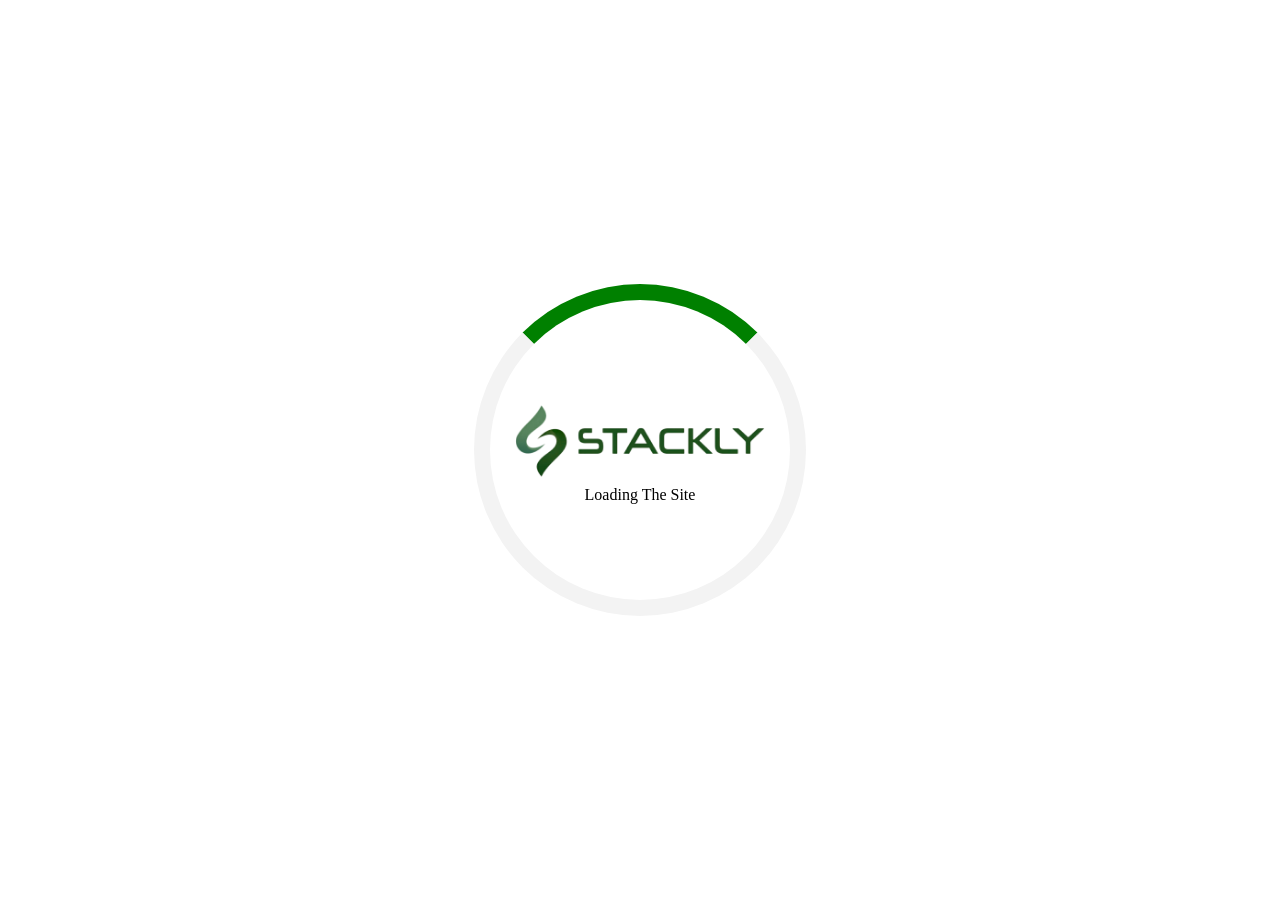
<file: index.html>
<!DOCTYPE html>
<html lang="en">
<head>
    <meta charset="UTF-8">
    <meta name="viewport" content="width=device-width, initial-scale=1.0">
    <title>Loading Stackly</title>
</head>
<style>
    *{
        padding: 0;
        margin: 0;
    }
    html,body{
        display: flex;
        justify-content: center;
        align-items: center;
        height: 100vh;
        overflow-x: hidden;
    }
    .container{
        display: flex;
        flex-direction: column;
        justify-content: center;
        align-items: center;
        position: relative;
    }
    .logo{
        width: 250px;
        height: 90px;
    }
    .logo img{
        width: 100%;
        height: 100%;
        object-fit: cover;

    }
   .loader {
    position: absolute;
    width: 300px;
    height: 300px;
    border: 16px solid #f3f3f3;
    border-top: 16px solid green;
    border-radius: 50%;
    animation: spin 2s linear infinite;
}
    @-webkit-keyframes spin{
        0%{
            transform: rotate(0deg);
        }
        100%{
            transform: rotate(360deg);
        }
    }
    @keyframes spin {
  0% { transform: rotate(0deg); }
  100% { transform: rotate(360deg); }
}
@media (max-width:400px) {
    .logo{
        width: 180px;
        height: 70px;
    }
    .container p{
        font-size: 10px;
    }
    .loader {
    width: 200px;
    height: 200px; 
}
}
</style>
<body>
    <div class="container">
        <div class="logo">
            <img src="./src/logo/Untitled design (7)-compressed.webp" alt="">
        </div>
        <p>Loading The Site</p>
    </div>
    <div class="loader">
    </div>
    <script>
       setTimeout(()=>{
        window.location.href="home.html"
       },3000)
    </script>
</body>
</html>
</file>
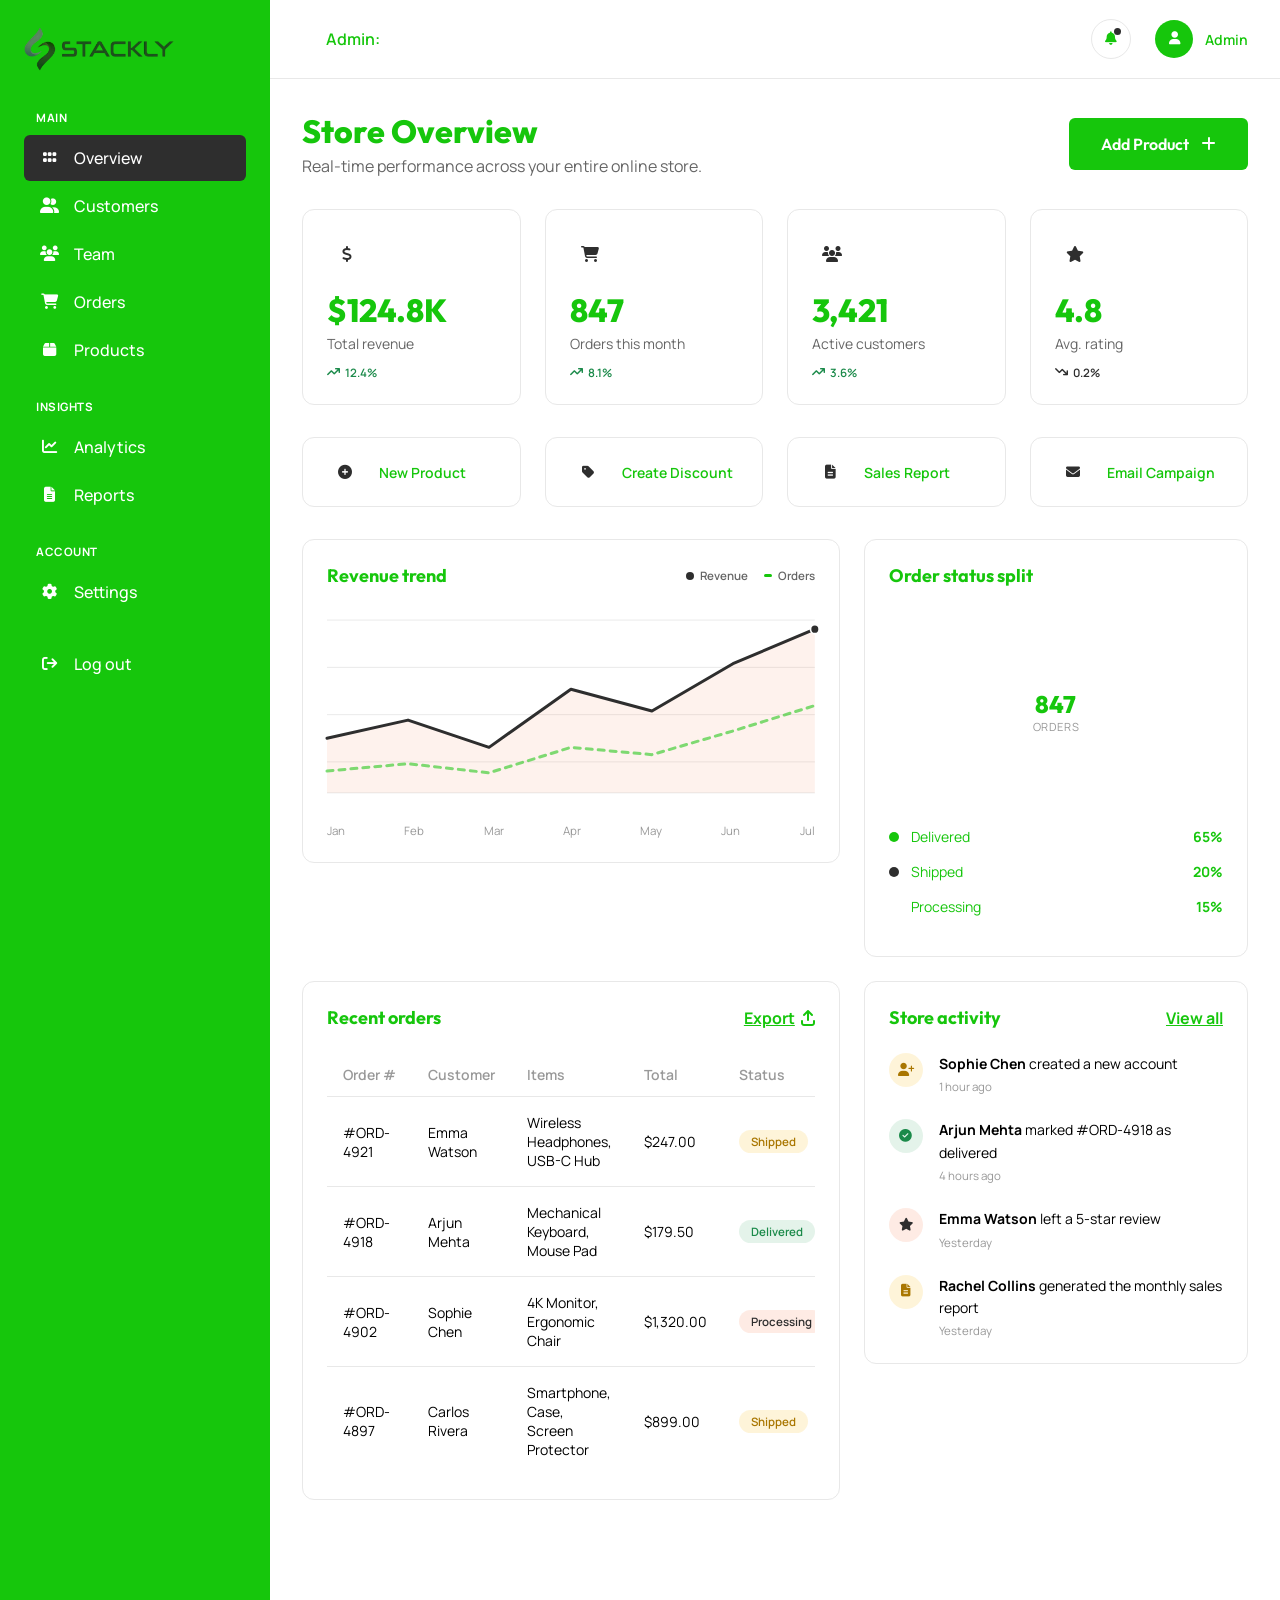
<file: admin.html>
<!DOCTYPE html>
<html lang="en">
<head>
    <meta charset="UTF-8" />
    <meta name="viewport" content="width=device-width, initial-scale=1.0" />
    <link rel="stylesheet" href="https://cdnjs.cloudflare.com/ajax/libs/font-awesome/6.7.2/css/all.min.css" />
    <link href="https://fonts.googleapis.com/css2?family=Outfit:wght@300;400;500;600;700;800&family=Manrope:wght@400;500;600;700;800&display=swap" rel="stylesheet" />
    <link rel="stylesheet" href="./admin.css" />
    <link rel="stylesheet" href="./dashboard2.css">
    <title>Admin Dashboard — ShopStack</title>
</head>
<body class="dashboard-body">

    <div class="dash-shell">

        <!-- ============ SIDEBAR ============ -->
        <aside class="sidebar" id="sidebar">
            <div class="sidebar-top">
                <a href="./home.html" class="sidebar-logo">
                    <img src="./src/logo/Untitled design (7)-compressed.webp" alt="ShopStack logo" />
                </a>
                <button class="sidebar-close" id="sidebarClose" aria-label="Close menu"><i class="fa-solid fa-xmark"></i></button>
            </div>

            <nav class="sidebar-nav">
                <p class="nav-label">Main</p>
                <a href="#overview" class="nav-link active" data-section="overview">
                    <i class="fa-solid fa-grip"></i> Overview
                </a>
                <a href="#customers" class="nav-link" data-section="customers">
                    <i class="fa-solid fa-user-group"></i> Customers
                </a>
                <a href="#team" class="nav-link" data-section="team">
                    <i class="fa-solid fa-users"></i> Team
                </a>
                <a href="#orders" class="nav-link" data-section="orders">
                    <i class="fa-solid fa-cart-shopping"></i> Orders
                </a>
                <a href="#products" class="nav-link" data-section="products">
                    <i class="fa-solid fa-box"></i> Products
                </a>

                <p class="nav-label">Insights</p>
                <a href="#analytics" class="nav-link" data-section="analytics">
                    <i class="fa-solid fa-chart-line"></i> Analytics
                </a>
                <a href="#reports" class="nav-link" data-section="reports">
                    <i class="fa-solid fa-file-lines"></i> Reports
                </a>

                <p class="nav-label">Account</p>
                <a href="#settings" class="nav-link" data-section="settings">
                    <i class="fa-solid fa-gear"></i> Settings
                </a>
                <a href="./login.html" class="nav-link nav-link-danger">
                    <i class="fa-solid fa-arrow-right-from-bracket"></i> Log out
                </a>
            </nav>
        </aside>

        <div class="sidebar-overlay" id="sidebarOverlay"></div>

        <!-- ============ MAIN ============ -->
        <div class="dash-main">

            <header class="topbar">
                <button class="menu-toggle" id="menuToggle" aria-label="Open menu">
                    <i class="fa-solid fa-bars"></i>
                </button>

                <div class="topbar-search">
                    Admin:
                </div>

                <div class="topbar-actions">
                    <button class="icon-btn" id="notifBtn" aria-label="Notifications">
                        <i class="fa-solid fa-bell"></i>
                        <span class="notif-dot"></span>
                    </button>
                    <div class="topbar-user">
                        <div class="topbar-avatar"><i class="fa-solid fa-user"></i></div>
                        <div class="topbar-user-text">
                            <p class="topbar-user-name">Admin</p>
                            <p class="topbar-user-email"><span id="userEmail"></span></p>
                        </div>
                        <i class="fa-solid fa-chevron-down"></i>
                    </div>
                </div>
            </header>

            <!-- ============ OVERVIEW ============ -->
            <section class="dash-section active" id="overview">
                <div class="section-head">
                    <div>
                        <h1>Store Overview</h1>
                        <p class="section-sub">Real-time performance across your entire online store.</p>
                    </div>
                    <a href="./404.html" class="btn-primary">Add Product <i class="fa-solid fa-plus"></i></a>
                </div>

                <div class="kpi-grid">
                    <div class="kpi-card">
                        <span class="kpi-icon"><i class="fa-solid fa-dollar-sign"></i></span>
                        <h3>$124.8K</h3>
                        <p>Total revenue</p>
                        <span class="kpi-trend kpi-trend-up"><i class="fa-solid fa-arrow-trend-up"></i> 12.4%</span>
                    </div>
                    <div class="kpi-card">
                        <span class="kpi-icon"><i class="fa-solid fa-cart-shopping"></i></span>
                        <h3>847</h3>
                        <p>Orders this month</p>
                        <span class="kpi-trend kpi-trend-up"><i class="fa-solid fa-arrow-trend-up"></i> 8.1%</span>
                    </div>
                    <div class="kpi-card">
                        <span class="kpi-icon"><i class="fa-solid fa-users"></i></span>
                        <h3>3,421</h3>
                        <p>Active customers</p>
                        <span class="kpi-trend kpi-trend-up"><i class="fa-solid fa-arrow-trend-up"></i> 3.6%</span>
                    </div>
                    <div class="kpi-card">
                        <span class="kpi-icon"><i class="fa-solid fa-star"></i></span>
                        <h3>4.8</h3>
                        <p>Avg. rating</p>
                        <span class="kpi-trend kpi-trend-down"><i class="fa-solid fa-arrow-trend-down"></i> 0.2%</span>
                    </div>
                </div>

                <div class="quick-actions">
                    <a href="./404.html" class="quick-action">
                        <span class="quick-action-icon"><i class="fa-solid fa-plus-circle"></i></span>
                        New Product
                    </a>
                    <a href="./404.html" class="quick-action">
                        <span class="quick-action-icon"><i class="fa-solid fa-tag"></i></span>
                        Create Discount
                    </a>
                    <a href="./404.html" class="quick-action">
                        <span class="quick-action-icon"><i class="fa-solid fa-file-lines"></i></span>
                        Sales Report
                    </a>
                    <a href="./404.html" class="quick-action">
                        <span class="quick-action-icon"><i class="fa-solid fa-envelope"></i></span>
                        Email Campaign
                    </a>
                </div>

                <!-- ===== NEW: Overview charts row ===== -->
                <div class="content-grid overview-charts">
                    <div class="panel">
                        <div class="panel-head">
                            <h2>Revenue trend</h2>
                            <div class="panel-head-actions">
                                <span class="chart-legend-inline"><span class="dot-swatch" style="--c:var(--secondary)"></span>Revenue</span>
                                <span class="chart-legend-inline"><span class="dot-swatch dot-swatch-line" style="--c:var(--primary)"></span>Orders</span>
                            </div>
                        </div>
                        <div class="line-chart-wrap">
                            <svg class="line-chart" viewBox="0 0 560 220" preserveAspectRatio="none" role="img" aria-label="Revenue and orders trend over the last 7 months">
                                <g class="line-chart-grid">
                                    <line x1="0" y1="10" x2="560" y2="10"></line>
                                    <line x1="0" y1="62" x2="560" y2="62"></line>
                                    <line x1="0" y1="114" x2="560" y2="114"></line>
                                    <line x1="0" y1="166" x2="560" y2="166"></line>
                                    <line x1="0" y1="200" x2="560" y2="200"></line>
                                </g>
                                <polygon class="line-chart-area" points="0,140 93,120 186,150 280,86 373,110 466,58 560,20 560,200 0,200"></polygon>
                                <polyline class="line-chart-path line-chart-path-revenue" points="0,140 93,120 186,150 280,86 373,110 466,58 560,20"></polyline>
                                <polyline class="line-chart-path line-chart-path-orders" points="0,176 93,168 186,178 280,150 373,158 466,132 560,104"></polyline>
                                <g class="line-chart-dots">
                                    <circle cx="560" cy="20" r="5"></circle>
                                </g>
                            </svg>
                            <div class="line-chart-labels">
                                <span>Jan</span><span>Feb</span><span>Mar</span><span>Apr</span><span>May</span><span>Jun</span><span>Jul</span>
                            </div>
                        </div>
                    </div>

                    <div class="panel">
                        <div class="panel-head">
                            <h2>Order status split</h2>
                        </div>
                        <div class="donut-wrap">
                            <div class="donut-chart" style="--p1:65; --p2:20; --p3:15;">
                                <div class="donut-center">
                                    <strong>847</strong>
                                    <span>orders</span>
                                </div>
                            </div>
                            <ul class="legend-list donut-legend">
                                <li><span class="legend-dot" style="--c:var(--primary)"></span> Delivered <strong>65%</strong></li>
                                <li><span class="legend-dot" style="--c:var(--secondary)"></span> Shipped <strong>20%</strong></li>
                                <li><span class="legend-dot" style="--c:var(--accent)"></span> Processing <strong>15%</strong></li>
                            </ul>
                        </div>
                    </div>
                </div>

                <div class="content-grid">
                    <div class="panel">
                        <div class="panel-head">
                            <h2>Recent orders</h2>
                            <a href="./404.html" class="link-read">Export <i class="fa-solid fa-arrow-up-from-bracket"></i></a>
                        </div>
                        <div class="table-wrap">
                            <table>
                                <thead>
                                    <tr><th>Order #</th><th>Customer</th><th>Items</th><th>Total</th><th>Status</th><th></th></tr>
                                </thead>
                                <tbody>
                                    <tr>
                                        <td>#ORD-4921</td><td>Emma Watson</td><td>Wireless Headphones, USB-C Hub</td>
                                        <td>$247.00</td>
                                        <td><span class="status status-transit">Shipped</span></td>
                                        <td><a href="./404.html" class="link-read">View</a></td>
                                    </tr>
                                    <tr>
                                        <td>#ORD-4918</td><td>Arjun Mehta</td><td>Mechanical Keyboard, Mouse Pad</td>
                                        <td>$179.50</td>
                                        <td><span class="status status-delivered">Delivered</span></td>
                                        <td><a href="./404.html" class="link-read">View</a></td>
                                    </tr>
                                    <tr>
                                        <td>#ORD-4902</td><td>Sophie Chen</td><td>4K Monitor, Ergonomic Chair</td>
                                        <td>$1,320.00</td>
                                        <td><span class="status status-pending">Processing</span></td>
                                        <td><a href="./404.html" class="link-read">View</a></td>
                                    </tr>
                                    <tr>
                                        <td>#ORD-4897</td><td>Carlos Rivera</td><td>Smartphone, Case, Screen Protector</td>
                                        <td>$899.00</td>
                                        <td><span class="status status-transit">Shipped</span></td>
                                        <td><a href="./404.html" class="link-read">View</a></td>
                                    </tr>
                                </tbody>
                            </table>
                        </div>
                    </div>

                    <div class="panel">
                        <div class="panel-head">
                            <h2>Store activity</h2>
                            <a href="./404.html" class="link-read">View all</a>
                        </div>
                        <ul class="activity-feed">
                            <li class="activity-item">
                                <span class="activity-icon activity-icon-transit"><i class="fa-solid fa-user-plus"></i></span>
                                <div>
                                    <p><strong>Sophie Chen</strong> created a new account</p>
                                    <span class="activity-time">1 hour ago</span>
                                </div>
                            </li>
                            <li class="activity-item">
                                <span class="activity-icon activity-icon-delivered"><i class="fa-solid fa-circle-check"></i></span>
                                <div>
                                    <p><strong>Arjun Mehta</strong> marked #ORD-4918 as delivered</p>
                                    <span class="activity-time">4 hours ago</span>
                                </div>
                            </li>
                            <li class="activity-item">
                                <span class="activity-icon activity-icon-pending"><i class="fa-solid fa-star"></i></span>
                                <div>
                                    <p><strong>Emma Watson</strong> left a 5-star review</p>
                                    <span class="activity-time">Yesterday</span>
                                </div>
                            </li>
                            <li class="activity-item">
                                <span class="activity-icon activity-icon-transit"><i class="fa-solid fa-file-lines"></i></span>
                                <div>
                                    <p><strong>Rachel Collins</strong> generated the monthly sales report</p>
                                    <span class="activity-time">Yesterday</span>
                                </div>
                            </li>
                        </ul>
                    </div>
                </div>
            </section>

            <!-- ============ CUSTOMERS ============ -->
            <section class="dash-section" id="customers">
                <div class="section-head">
                    <div>
                        <h1>Customers</h1>
                        <p class="section-sub">All shoppers and registered accounts on the platform.</p>
                    </div>
                    <a href="./404.html" class="btn-primary">Add Customer <i class="fa-solid fa-plus"></i></a>
                </div>

                <div class="kpi-grid kpi-grid-3">
                    <div class="kpi-card">
                        <span class="kpi-icon"><i class="fa-solid fa-users"></i></span>
                        <h3>3,421</h3>
                        <p>Total customers</p>
                    </div>
                    <div class="kpi-card">
                        <span class="kpi-icon"><i class="fa-solid fa-user-check"></i></span>
                        <h3>3,188</h3>
                        <p>Active accounts</p>
                    </div>
                    <div class="kpi-card">
                        <span class="kpi-icon"><i class="fa-solid fa-user-slash"></i></span>
                        <h3>233</h3>
                        <p>Inactive</p>
                    </div>
                </div>

                <div class="filter-tabs">
                    <button class="filter-tab active">All</button>
                    <button class="filter-tab">VIP</button>
                    <button class="filter-tab">Regular</button>
                    <button class="filter-tab">New</button>
                </div>

                <div class="panel">
                    <div class="table-wrap">
                        <table>
                            <thead>
                                <tr><th>Name</th><th>Email</th><th>Tier</th><th>Status</th><th></th></tr>
                            </thead>
                            <tbody>
                                <tr>
                                    <td>Emma Watson</td><td>emma.w@client.com</td>
                                    <td><span class="role-badge role-admin">VIP</span></td>
                                    <td><span class="status status-delivered">Active</span></td>
                                    <td><a href="./404.html" class="link-read">Manage</a></td>
                                </tr>
                                <tr>
                                    <td>Arjun Mehta</td><td>arjun.m@client.com</td>
                                    <td><span class="role-badge role-customer">Regular</span></td>
                                    <td><span class="status status-delivered">Active</span></td>
                                    <td><a href="./404.html" class="link-read">Manage</a></td>
                                </tr>
                                <tr>
                                    <td>Sophie Chen</td><td>sophie.c@client.com</td>
                                    <td><span class="role-badge role-customer">Regular</span></td>
                                    <td><span class="status status-delivered">Active</span></td>
                                    <td><a href="./404.html" class="link-read">Manage</a></td>
                                </tr>
                                <tr>
                                    <td>Carlos Rivera</td><td>carlos.r@client.com</td>
                                    <td><span class="role-badge role-customer">Regular</span></td>
                                    <td><span class="status status-pending">Inactive</span></td>
                                    <td><a href="./404.html" class="link-read">Manage</a></td>
                                </tr>
                            </tbody>
                        </table>
                    </div>
                </div>
            </section>

            <!-- ============ TEAM ============ -->
            <section class="dash-section" id="team">
                <div class="section-head">
                    <div>
                        <h1>Team</h1>
                        <p class="section-sub">Manage staff roles and permissions across the store.</p>
                    </div>
                    <a href="./404.html" class="btn-primary">Add Member <i class="fa-solid fa-plus"></i></a>
                </div>

                <div class="kpi-grid kpi-grid-3">
                    <div class="kpi-card">
                        <span class="kpi-icon"><i class="fa-solid fa-users"></i></span>
                        <h3>14</h3>
                        <p>Total team members</p>
                    </div>
                    <div class="kpi-card">
                        <span class="kpi-icon"><i class="fa-solid fa-sitemap"></i></span>
                        <h3>4</h3>
                        <p>Departments</p>
                    </div>
                    <div class="kpi-card">
                        <span class="kpi-icon"><i class="fa-solid fa-user-clock"></i></span>
                        <h3>2</h3>
                        <p>Open roles</p>
                    </div>
                </div>

                <div class="filter-tabs">
                    <button class="filter-tab active">All</button>
                    <button class="filter-tab">Sales</button>
                    <button class="filter-tab">Marketing</button>
                    <button class="filter-tab">Support</button>
                    <button class="filter-tab">Fulfillment</button>
                </div>

                <div class="team-dash-grid">
                    <div class="team-dash-card">
                        <div class="team-dash-avatar">RC</div>
                        <h3>Rachel Collins</h3>
                        <p>Sales Director</p>
                        <a href="./404.html" class="link-read">View profile</a>
                    </div>
                    <div class="team-dash-card">
                        <div class="team-dash-avatar">CD</div>
                        <h3>Corbin Dallas</h3>
                        <p>Fulfillment Lead</p>
                        <a href="./404.html" class="link-read">View profile</a>
                    </div>
                    <div class="team-dash-card">
                        <div class="team-dash-avatar">DF</div>
                        <h3>Deborah Fox</h3>
                        <p>Marketing Manager</p>
                        <a href="./404.html" class="link-read">View profile</a>
                    </div>
                    <div class="team-dash-card">
                        <div class="team-dash-avatar">LL</div>
                        <h3>Luisa Larson</h3>
                        <p>Customer Support Lead</p>
                        <a href="./404.html" class="link-read">View profile</a>
                    </div>
                    <div class="team-dash-card">
                        <div class="team-dash-avatar">PH</div>
                        <h3>Patrick Henderson</h3>
                        <p>Product Manager</p>
                        <a href="./404.html" class="link-read">View profile</a>
                    </div>
                    <div class="team-dash-card">
                        <div class="team-dash-avatar">JS</div>
                        <h3>Jessy Spencer</h3>
                        <p>UX Designer</p>
                        <a href="./404.html" class="link-read">View profile</a>
                    </div>
                </div>
            </section>

            <!-- ============ ORDERS ============ -->
            <section class="dash-section" id="orders">
                <div class="section-head">
                    <div>
                        <h1>Orders</h1>
                        <p class="section-sub">All orders placed across the store.</p>
                    </div>
                    <a href="./404.html" class="btn-primary">New Order <i class="fa-solid fa-plus"></i></a>
                </div>

                <div class="kpi-grid kpi-grid-3">
                    <div class="kpi-card">
                        <span class="kpi-icon"><i class="fa-solid fa-spinner"></i></span>
                        <h3>34</h3>
                        <p>Processing</p>
                    </div>
                    <div class="kpi-card">
                        <span class="kpi-icon"><i class="fa-solid fa-truck"></i></span>
                        <h3>56</h3>
                        <p>Shipped</p>
                    </div>
                    <div class="kpi-card">
                        <span class="kpi-icon"><i class="fa-solid fa-circle-check"></i></span>
                        <h3>757</h3>
                        <p>Delivered</p>
                    </div>
                </div>

                <div class="panel">
                    <div class="panel-head">
                        <h2>All orders</h2>
                        <a href="./404.html" class="link-read">Filter <i class="fa-solid fa-sliders"></i></a>
                    </div>
                    <div class="table-wrap">
                        <table>
                            <thead>
                                <tr><th>Order #</th><th>Customer</th><th>Items</th><th>Total</th><th>Payment</th><th>Status</th><th></th></tr>
                            </thead>
                            <tbody>
                                <tr>
                                    <td>#ORD-4921</td><td>Emma Watson</td><td>2 items</td><td>$247.00</td>
                                    <td><span class="status status-delivered">Paid</span></td>
                                    <td><span class="status status-transit">Shipped</span></td>
                                    <td><a href="./404.html" class="link-read">View</a></td>
                                </tr>
                                <tr>
                                    <td>#ORD-4918</td><td>Arjun Mehta</td><td>2 items</td><td>$179.50</td>
                                    <td><span class="status status-delivered">Paid</span></td>
                                    <td><span class="status status-delivered">Delivered</span></td>
                                    <td><a href="./404.html" class="link-read">View</a></td>
                                </tr>
                                <tr>
                                    <td>#ORD-4902</td><td>Sophie Chen</td><td>2 items</td><td>$1,320.00</td>
                                    <td><span class="status status-pending">Pending</span></td>
                                    <td><span class="status status-pending">Processing</span></td>
                                    <td><a href="./404.html" class="link-read">View</a></td>
                                </tr>
                                <tr>
                                    <td>#ORD-4897</td><td>Carlos Rivera</td><td>3 items</td><td>$899.00</td>
                                    <td><span class="status status-delivered">Paid</span></td>
                                    <td><span class="status status-transit">Shipped</span></td>
                                    <td><a href="./404.html" class="link-read">View</a></td>
                                </tr>
                                <tr>
                                    <td>#ORD-4889</td><td>Neha Verma</td><td>1 item</td><td>$59.99</td>
                                    <td><span class="status status-delivered">Paid</span></td>
                                    <td><span class="status status-delivered">Delivered</span></td>
                                    <td><a href="./404.html" class="link-read">View</a></td>
                                </tr>
                            </tbody>
                        </table>
                    </div>
                </div>
            </section>

            <!-- ============ PRODUCTS ============ -->
            <section class="dash-section" id="products">
                <div class="section-head">
                    <div>
                        <h1>Products</h1>
                        <p class="section-sub">Manage your product catalog, inventory, and pricing.</p>
                    </div>
                    <a href="./404.html" class="btn-primary">Add Product <i class="fa-solid fa-plus"></i></a>
                </div>

                <div class="kpi-grid kpi-grid-3">
                    <div class="kpi-card">
                        <span class="kpi-icon"><i class="fa-solid fa-boxes"></i></span>
                        <h3>2,847</h3>
                        <p>Total products</p>
                    </div>
                    <div class="kpi-card">
                        <span class="kpi-icon"><i class="fa-solid fa-circle-check"></i></span>
                        <h3>2,631</h3>
                        <p>In stock</p>
                    </div>
                    <div class="kpi-card">
                        <span class="kpi-icon"><i class="fa-solid fa-triangle-exclamation"></i></span>
                        <h3>216</h3>
                        <p>Low stock</p>
                    </div>
                </div>

                <div class="panel">
                    <div class="panel-head">
                        <h2>Top selling products</h2>
                        <a href="./404.html" class="link-read">View all</a>
                    </div>
                    <div class="table-wrap">
                        <table>
                            <thead>
                                <tr><th>Product</th><th>Category</th><th>Price</th><th>Units sold</th><th>Revenue</th><th></th></tr>
                            </thead>
                            <tbody>
                                <tr>
                                    <td>Wireless Headphones Pro</td><td>Electronics</td><td>$149.00</td><td>1,284</td><td>$191,316</td>
                                    <td><a href="./404.html" class="link-read">Edit</a></td>
                                </tr>
                                <tr>
                                    <td>Mechanical Keyboard RGB</td><td>Electronics</td><td>$89.50</td><td>932</td><td>$83,414</td>
                                    <td><a href="./404.html" class="link-read">Edit</a></td>
                                </tr>
                                <tr>
                                    <td>Smartphone 5G Ultra</td><td>Electronics</td><td>$799.00</td><td>547</td><td>$437,053</td>
                                    <td><a href="./404.html" class="link-read">Edit</a></td>
                                </tr>
                                <tr>
                                    <td>Ergonomic Mesh Chair</td><td>Furniture</td><td>$349.00</td><td>312</td><td>$108,888</td>
                                    <td><a href="./404.html" class="link-read">Edit</a></td>
                                </tr>
                            </tbody>
                        </table>
                    </div>
                </div>
            </section>

            <!-- ============ ANALYTICS ============ -->
            <section class="dash-section" id="analytics">
                <div class="section-head">
                    <div>
                        <h1>Analytics</h1>
                        <p class="section-sub">Store performance across sales, traffic, and conversion.</p>
                    </div>
                    <a href="./404.html" class="btn-primary">Export Report <i class="fa-solid fa-arrow-up-from-bracket"></i></a>
                </div>

                <div class="content-grid">
                    <div class="panel">
                        <div class="panel-head">
                            <h2>Revenue &amp; orders per month</h2>
                            <a href="./404.html" class="link-read">Last 6 months</a>
                        </div>
                        <div class="bar-chart">
                            <div class="bar-col"><span class="bar" style="--h:48%"></span><label>Feb</label></div>
                            <div class="bar-col"><span class="bar" style="--h:62%"></span><label>Mar</label></div>
                            <div class="bar-col"><span class="bar" style="--h:41%"></span><label>Apr</label></div>
                            <div class="bar-col"><span class="bar" style="--h:76%"></span><label>May</label></div>
                            <div class="bar-col"><span class="bar" style="--h:59%"></span><label>Jun</label></div>
                            <div class="bar-col"><span class="bar bar-current" style="--h:94%"></span><label>Jul</label></div>
                        </div>
                    </div>

                    <div class="panel">
                        <div class="panel-head">
                            <h2>Sales by category</h2>
                        </div>
                        <ul class="legend-list">
                            <li><span class="legend-dot" style="--c:var(--primary)"></span> Electronics <strong>48%</strong></li>
                            <li><span class="legend-dot" style="--c:var(--secondary)"></span> Furniture <strong>22%</strong></li>
                            <li><span class="legend-dot" style="--c:var(--accent)"></span> Apparel <strong>18%</strong></li>
                            <li><span class="legend-dot" style="--c:var(--text-light)"></span> Home &amp; Garden <strong>12%</strong></li>
                        </ul>
                        <div class="legend-bar">
                            <span style="--w:48%; --c:var(--primary)"></span>
                            <span style="--w:22%; --c:var(--secondary)"></span>
                            <span style="--w:18%; --c:var(--accent)"></span>
                            <span style="--w:12%; --c:var(--text-light)"></span>
                        </div>
                    </div>
                </div>
            </section>

            <!-- ============ REPORTS ============ -->
            <section class="dash-section" id="reports">
                <div class="section-head">
                    <div>
                        <h1>Reports</h1>
                        <p class="section-sub">Generate and download store performance reports.</p>
                    </div>
                    <a href="./404.html" class="btn-primary">New Report <i class="fa-solid fa-plus"></i></a>
                </div>
                <div class="panel">
                    <div class="panel-head">
                        <h2>Generated reports</h2>
                    </div>
                    <div class="table-wrap">
                        <table>
                            <thead>
                                <tr><th>Report</th><th>Type</th><th>Generated</th><th>Size</th><th></th></tr>
                            </thead>
                            <tbody>
                                <tr>
                                    <td>Monthly Sales — June</td><td>Sales</td><td>Jul 01, 2026</td><td>1.4 MB</td>
                                    <td><a href="./404.html" class="link-read">Download</a></td>
                                </tr>
                                <tr>
                                    <td>Revenue Summary — Q2</td><td>Finance</td><td>Jun 30, 2026</td><td>920 KB</td>
                                    <td><a href="./404.html" class="link-read">Download</a></td>
                                </tr>
                                <tr>
                                    <td>Customer Retention Report</td><td>Marketing</td><td>Jun 22, 2026</td><td>780 KB</td>
                                    <td><a href="./404.html" class="link-read">Download</a></td>
                                </tr>
                                <tr>
                                    <td>Traffic &amp; Conversion — May</td><td>Analytics</td><td>Jun 01, 2026</td><td>520 KB</td>
                                    <td><a href="./404.html" class="link-read">Download</a></td>
                                </tr>
                            </tbody>
                        </table>
                    </div>
                </div>
            </section>

            <!-- ============ SETTINGS ============ -->
            <section class="dash-section" id="settings">
                <div class="section-head">
                    <div>
                        <h1>Settings</h1>
                        <p class="section-sub">Store configuration and admin preferences.</p>
                    </div>
                </div>

                <div class="content-grid">
                    <div class="panel">
                        <div class="panel-head"><h2>Profile</h2></div>
                        <form class="settings-form" id="settingsForm">
                            <div class="form-grid">
                                <div class="field">
                                    <label for="sName">Full name</label>
                                    <input type="text" id="sName" value="Rachel Collins" />
                                </div>
                                <div class="field">
                                    <label for="sEmail">Email</label>
                                    <input type="email" id="sEmail" value="rachel.collins@shopstack.com" />
                                </div>
                                <div class="field">
                                    <label for="sPhone">Phone</label>
                                    <input type="tel" id="sPhone" placeholder="Add phone number" />
                                </div>
                                <div class="field">
                                    <label for="sRole">Role</label>
                                    <input type="text" id="sRole" value="Admin" disabled />
                                </div>
                            </div>
                            <button type="submit" class="btn-primary">Save changes <i class="fa-solid fa-check"></i></button>
                        </form>
                    </div>

                    <div class="panel">
                        <div class="panel-head"><h2>Store preferences</h2></div>
                        <div class="toggle-row">
                            <div>
                                <p class="toggle-title">New order alerts</p>
                                <p class="toggle-sub">Email when a customer places a new order</p>
                            </div>
                            <label class="switch"><input type="checkbox" checked /><span class="slider"></span></label>
                        </div>
                        <div class="toggle-row">
                            <div>
                                <p class="toggle-title">Low stock alerts</p>
                                <p class="toggle-sub">Notify when a product falls below threshold</p>
                            </div>
                            <label class="switch"><input type="checkbox" checked /><span class="slider"></span></label>
                        </div>
                        <div class="toggle-row">
                            <div>
                                <p class="toggle-title">Weekly store digest</p>
                                <p class="toggle-sub">Summary of sales, traffic, and customer activity</p>
                            </div>
                            <label class="switch"><input type="checkbox" checked /><span class="slider"></span></label>
                        </div>
                    </div>
                </div>
            </section>

        </div>
    </div>

    <script src="dashboard.js"></script>
</body>
</html>
</file>
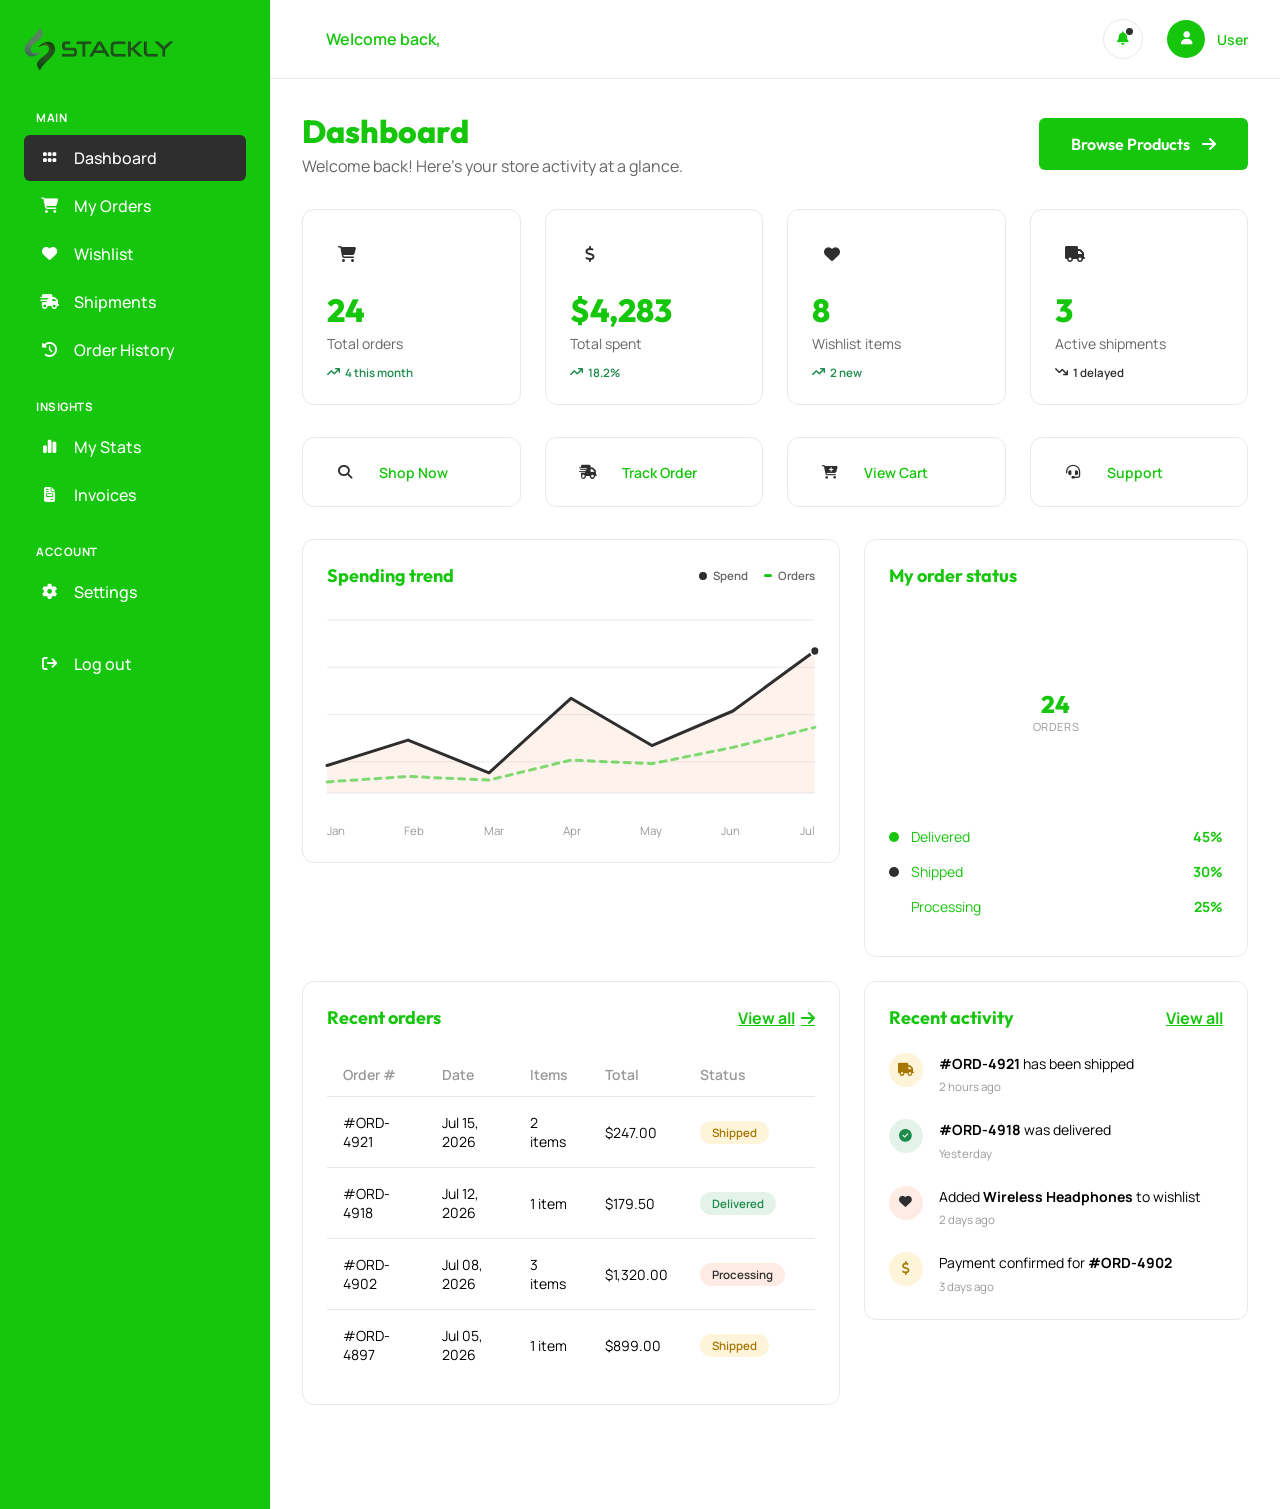
<file: user.html>
<!DOCTYPE html>
<html lang="en">
<head>
    <meta charset="UTF-8" />
    <meta name="viewport" content="width=device-width, initial-scale=1.0" />
    <link rel="stylesheet" href="https://cdnjs.cloudflare.com/ajax/libs/font-awesome/6.7.2/css/all.min.css" />
    <link href="https://fonts.googleapis.com/css2?family=Outfit:wght@300;400;500;600;700;800&family=Manrope:wght@400;500;600;700;800&display=swap" rel="stylesheet" />
    <link rel="stylesheet" href="./user.css" />
    <link rel="stylesheet" href="./dashboard2.css">
    <title>User Dashboard — ShopStack</title>
</head>
<body class="dashboard-body">

    <div class="dash-shell">

        <!-- ============ SIDEBAR ============ -->
        <aside class="sidebar" id="sidebar">
            <div class="sidebar-top">
                <a href="./home.html" class="sidebar-logo">
                    <img src="./src/logo/Untitled design (7)-compressed.webp" alt="ShopStack logo" />
                </a>
                <button class="sidebar-close" id="sidebarClose" aria-label="Close menu"><i class="fa-solid fa-xmark"></i></button>
            </div>

            <nav class="sidebar-nav">
                <p class="nav-label">Main</p>
                <a href="#overview" class="nav-link active" data-section="overview">
                    <i class="fa-solid fa-grip"></i> Dashboard
                </a>
                <a href="#users" class="nav-link" data-section="users">
                    <i class="fa-solid fa-cart-shopping"></i> My Orders
                </a>
                <a href="#team" class="nav-link" data-section="team">
                    <i class="fa-solid fa-heart"></i> Wishlist
                </a>
                <a href="#shipments" class="nav-link" data-section="shipments">
                    <i class="fa-solid fa-truck-fast"></i> Shipments
                </a>
                <a href="#orders" class="nav-link" data-section="orders">
                    <i class="fa-solid fa-clock-rotate-left"></i> Order History
                </a>

                <p class="nav-label">Insights</p>
                <a href="#analytics" class="nav-link" data-section="analytics">
                    <i class="fa-solid fa-chart-simple"></i> My Stats
                </a>
                <a href="#reports" class="nav-link" data-section="reports">
                    <i class="fa-solid fa-file-invoice"></i> Invoices
                </a>

                <p class="nav-label">Account</p>
                <a href="#settings" class="nav-link" data-section="settings">
                    <i class="fa-solid fa-gear"></i> Settings
                </a>
                <a href="./login.html" class="nav-link nav-link-danger">
                    <i class="fa-solid fa-arrow-right-from-bracket"></i> Log out
                </a>
            </nav>
        </aside>

        <div class="sidebar-overlay" id="sidebarOverlay"></div>

        <!-- ============ MAIN ============ -->
        <div class="dash-main">

            <header class="topbar">
                <button class="menu-toggle" id="menuToggle" aria-label="Open menu">
                    <i class="fa-solid fa-bars"></i>
                </button>

                <div class="topbar-search">
                    Welcome back,
                </div>

                <div class="topbar-actions">
                    <button class="icon-btn" id="notifBtn" aria-label="Notifications">
                        <i class="fa-solid fa-bell"></i>
                        <span class="notif-dot"></span>
                    </button>
                    <div class="topbar-user">
                        <div class="topbar-avatar"><i class="fa-solid fa-user"></i></div>
                        <div class="topbar-user-text">
                            <p class="topbar-user-name">User</p>
                            <p class="topbar-user-email"><span id="userEmail">alex.m@email.com</span></p>
                        </div>
                        <i class="fa-solid fa-chevron-down"></i>
                    </div>
                </div>
            </header>

            <!-- ============ OVERVIEW ============ -->
            <section class="dash-section active" id="overview">
                <div class="section-head">
                    <div>
                        <h1>Dashboard</h1>
                        <p class="section-sub">Welcome back! Here’s your store activity at a glance.</p>
                    </div>
                    <a href="./404.html" class="btn-primary">Browse Products <i class="fa-solid fa-arrow-right"></i></a>
                </div>

                <div class="kpi-grid">
                    <div class="kpi-card">
                        <span class="kpi-icon"><i class="fa-solid fa-cart-shopping"></i></span>
                        <h3>24</h3>
                        <p>Total orders</p>
                        <span class="kpi-trend kpi-trend-up"><i class="fa-solid fa-arrow-trend-up"></i> 4 this month</span>
                    </div>
                    <div class="kpi-card">
                        <span class="kpi-icon"><i class="fa-solid fa-dollar-sign"></i></span>
                        <h3>$4,283</h3>
                        <p>Total spent</p>
                        <span class="kpi-trend kpi-trend-up"><i class="fa-solid fa-arrow-trend-up"></i> 18.2%</span>
                    </div>
                    <div class="kpi-card">
                        <span class="kpi-icon"><i class="fa-solid fa-heart"></i></span>
                        <h3>8</h3>
                        <p>Wishlist items</p>
                        <span class="kpi-trend kpi-trend-up"><i class="fa-solid fa-arrow-trend-up"></i> 2 new</span>
                    </div>
                    <div class="kpi-card">
                        <span class="kpi-icon"><i class="fa-solid fa-truck"></i></span>
                        <h3>3</h3>
                        <p>Active shipments</p>
                        <span class="kpi-trend kpi-trend-down"><i class="fa-solid fa-arrow-trend-down"></i> 1 delayed</span>
                    </div>
                </div>

                <div class="quick-actions">
                    <a href="./404.html" class="quick-action">
                        <span class="quick-action-icon"><i class="fa-solid fa-magnifying-glass"></i></span>
                        Shop Now
                    </a>
                    <a href="./404.html" class="quick-action">
                        <span class="quick-action-icon"><i class="fa-solid fa-truck-fast"></i></span>
                        Track Order
                    </a>
                    <a href="./404.html" class="quick-action">
                        <span class="quick-action-icon"><i class="fa-solid fa-cart-plus"></i></span>
                        View Cart
                    </a>
                    <a href="./404.html" class="quick-action">
                        <span class="quick-action-icon"><i class="fa-solid fa-headset"></i></span>
                        Support
                    </a>
                </div>

                <!-- ===== NEW: Overview charts row ===== -->
                <div class="content-grid overview-charts">
                    <div class="panel">
                        <div class="panel-head">
                            <h2>Spending trend</h2>
                            <div class="panel-head-actions">
                                <span class="chart-legend-inline"><span class="dot-swatch" style="--c:var(--secondary)"></span>Spend</span>
                                <span class="chart-legend-inline"><span class="dot-swatch dot-swatch-line" style="--c:var(--primary)"></span>Orders</span>
                            </div>
                        </div>
                        <div class="line-chart-wrap">
                            <svg class="line-chart" viewBox="0 0 560 220" preserveAspectRatio="none" role="img" aria-label="Personal spending and order count trend over the last 7 months">
                                <g class="line-chart-grid">
                                    <line x1="0" y1="10" x2="560" y2="10"></line>
                                    <line x1="0" y1="62" x2="560" y2="62"></line>
                                    <line x1="0" y1="114" x2="560" y2="114"></line>
                                    <line x1="0" y1="166" x2="560" y2="166"></line>
                                    <line x1="0" y1="200" x2="560" y2="200"></line>
                                </g>
                                <polygon class="line-chart-area" points="0,170 93,142 186,178 280,96 373,148 466,110 560,44 560,200 0,200"></polygon>
                                <polyline class="line-chart-path line-chart-path-revenue" points="0,170 93,142 186,178 280,96 373,148 466,110 560,44"></polyline>
                                <polyline class="line-chart-path line-chart-path-orders" points="0,188 93,182 186,186 280,164 373,168 466,150 560,128"></polyline>
                                <g class="line-chart-dots">
                                    <circle cx="560" cy="44" r="5"></circle>
                                </g>
                            </svg>
                            <div class="line-chart-labels">
                                <span>Jan</span><span>Feb</span><span>Mar</span><span>Apr</span><span>May</span><span>Jun</span><span>Jul</span>
                            </div>
                        </div>
                    </div>

                    <div class="panel">
                        <div class="panel-head">
                            <h2>My order status</h2>
                        </div>
                        <div class="donut-wrap">
                            <div class="donut-chart" style="--p1:45; --p2:30; --p3:25;">
                                <div class="donut-center">
                                    <strong>24</strong>
                                    <span>orders</span>
                                </div>
                            </div>
                            <ul class="legend-list donut-legend">
                                <li><span class="legend-dot" style="--c:var(--primary)"></span> Delivered <strong>45%</strong></li>
                                <li><span class="legend-dot" style="--c:var(--secondary)"></span> Shipped <strong>30%</strong></li>
                                <li><span class="legend-dot" style="--c:var(--accent)"></span> Processing <strong>25%</strong></li>
                            </ul>
                        </div>
                    </div>
                </div>

                <div class="content-grid">
                    <div class="panel">
                        <div class="panel-head">
                            <h2>Recent orders</h2>
                            <a href="#users" class="link-read">View all <i class="fa-solid fa-arrow-right"></i></a>
                        </div>
                        <div class="table-wrap">
                            <table>
                                <thead>
                                    <tr><th>Order #</th><th>Date</th><th>Items</th><th>Total</th><th>Status</th><th></th></tr>
                                </thead>
                                <tbody>
                                    <tr>
                                        <td>#ORD-4921</td><td>Jul 15, 2026</td><td>2 items</td><td>$247.00</td>
                                        <td><span class="status status-transit">Shipped</span></td>
                                        <td><a href="./404.html" class="link-read">Details</a></td>
                                    </tr>
                                    <tr>
                                        <td>#ORD-4918</td><td>Jul 12, 2026</td><td>1 item</td><td>$179.50</td>
                                        <td><span class="status status-delivered">Delivered</span></td>
                                        <td><a href="./404.html" class="link-read">Details</a></td>
                                    </tr>
                                    <tr>
                                        <td>#ORD-4902</td><td>Jul 08, 2026</td><td>3 items</td><td>$1,320.00</td>
                                        <td><span class="status status-pending">Processing</span></td>
                                        <td><a href="./404.html" class="link-read">Details</a></td>
                                    </tr>
                                    <tr>
                                        <td>#ORD-4897</td><td>Jul 05, 2026</td><td>1 item</td><td>$899.00</td>
                                        <td><span class="status status-transit">Shipped</span></td>
                                        <td><a href="./404.html" class="link-read">Details</a></td>
                                    </tr>
                                </tbody>
                            </table>
                        </div>
                    </div>

                    <div class="panel">
                        <div class="panel-head">
                            <h2>Recent activity</h2>
                            <a href="./404.html" class="link-read">View all</a>
                        </div>
                        <ul class="activity-feed">
                            <li class="activity-item">
                                <span class="activity-icon activity-icon-transit"><i class="fa-solid fa-truck"></i></span>
                                <div>
                                    <p><strong>#ORD-4921</strong> has been shipped</p>
                                    <span class="activity-time">2 hours ago</span>
                                </div>
                            </li>
                            <li class="activity-item">
                                <span class="activity-icon activity-icon-delivered"><i class="fa-solid fa-circle-check"></i></span>
                                <div>
                                    <p><strong>#ORD-4918</strong> was delivered</p>
                                    <span class="activity-time">Yesterday</span>
                                </div>
                            </li>
                            <li class="activity-item">
                                <span class="activity-icon activity-icon-pending"><i class="fa-solid fa-heart"></i></span>
                                <div>
                                    <p>Added <strong>Wireless Headphones</strong> to wishlist</p>
                                    <span class="activity-time">2 days ago</span>
                                </div>
                            </li>
                            <li class="activity-item">
                                <span class="activity-icon activity-icon-transit"><i class="fa-solid fa-dollar-sign"></i></span>
                                <div>
                                    <p>Payment confirmed for <strong>#ORD-4902</strong></p>
                                    <span class="activity-time">3 days ago</span>
                                </div>
                            </li>
                        </ul>
                    </div>
                </div>
            </section>

            <!-- ============ USERS (My Orders) ============ -->
            <section class="dash-section" id="users">
                <div class="section-head">
                    <div>
                        <h1>My Orders</h1>
                        <p class="section-sub">View and manage all the orders you’ve placed.</p>
                    </div>
                    <a href="./404.html" class="btn-primary">Shop Now <i class="fa-solid fa-plus"></i></a>
                </div>

                <div class="kpi-grid kpi-grid-3">
                    <div class="kpi-card">
                        <span class="kpi-icon"><i class="fa-solid fa-cart-shopping"></i></span>
                        <h3>24</h3>
                        <p>Total orders</p>
                    </div>
                    <div class="kpi-card">
                        <span class="kpi-icon"><i class="fa-solid fa-clock"></i></span>
                        <h3>6</h3>
                        <p>Processing</p>
                    </div>
                    <div class="kpi-card">
                        <span class="kpi-icon"><i class="fa-solid fa-circle-check"></i></span>
                        <h3>18</h3>
                        <p>Completed</p>
                    </div>
                </div>

                <div class="filter-tabs">
                    <button class="filter-tab active">All</button>
                    <button class="filter-tab">Processing</button>
                    <button class="filter-tab">Shipped</button>
                    <button class="filter-tab">Delivered</button>
                </div>

                <div class="panel">
                    <div class="table-wrap">
                        <table>
                            <thead>
                                <tr><th>Order #</th><th>Date</th><th>Items</th><th>Total</th><th>Status</th><th></th></tr>
                            </thead>
                            <tbody>
                                <tr>
                                    <td>#ORD-4921</td><td>Jul 15, 2026</td><td>Wireless Headphones, USB-C Hub</td><td>$247.00</td>
                                    <td><span class="status status-transit">Shipped</span></td>
                                    <td><a href="./404.html" class="link-read">Details</a></td>
                                </tr>
                                <tr>
                                    <td>#ORD-4918</td><td>Jul 12, 2026</td><td>Mechanical Keyboard</td><td>$179.50</td>
                                    <td><span class="status status-delivered">Delivered</span></td>
                                    <td><a href="./404.html" class="link-read">Details</a></td>
                                </tr>
                                <tr>
                                    <td>#ORD-4902</td><td>Jul 08, 2026</td><td>4K Monitor, Ergonomic Chair, Cable Kit</td><td>$1,320.00</td>
                                    <td><span class="status status-pending">Processing</span></td>
                                    <td><a href="./404.html" class="link-read">Details</a></td>
                                </tr>
                                <tr>
                                    <td>#ORD-4897</td><td>Jul 05, 2026</td><td>Smartphone, Case</td><td>$899.00</td>
                                    <td><span class="status status-transit">Shipped</span></td>
                                    <td><a href="./404.html" class="link-read">Details</a></td>
                                </tr>
                            </tbody>
                        </table>
                    </div>
                </div>
            </section>

            <!-- ============ TEAM (Wishlist) ============ -->
            <section class="dash-section" id="team">
                <div class="section-head">
                    <div>
                        <h1>My Wishlist</h1>
                        <p class="section-sub">Products you’ve saved for later.</p>
                    </div>
                    <a href="./404.html" class="btn-primary">Browse More <i class="fa-solid fa-arrow-right"></i></a>
                </div>

                <div class="kpi-grid kpi-grid-3">
                    <div class="kpi-card">
                        <span class="kpi-icon"><i class="fa-solid fa-heart"></i></span>
                        <h3>8</h3>
                        <p>Total items</p>
                    </div>
                    <div class="kpi-card">
                        <span class="kpi-icon"><i class="fa-solid fa-tag"></i></span>
                        <h3>$2,319</h3>
                        <p>Total value</p>
                    </div>
                    <div class="kpi-card">
                        <span class="kpi-icon"><i class="fa-solid fa-clock"></i></span>
                        <h3>4</h3>
                        <p>Recently added</p>
                    </div>
                </div>

                <div class="filter-tabs">
                    <button class="filter-tab active">All</button>
                    <button class="filter-tab">Electronics</button>
                    <button class="filter-tab">Furniture</button>
                    <button class="filter-tab">Apparel</button>
                </div>

                <div class="team-dash-grid">
                    <div class="team-dash-card">
                        <div class="team-dash-avatar"><i class="fa-solid fa-headphones"></i></div>
                        <h3>Wireless Headphones Pro</h3>
                        <p>$149.00</p>
                        <a href="./404.html" class="link-read">View product</a>
                    </div>
                    <div class="team-dash-card">
                        <div class="team-dash-avatar"><i class="fa-solid fa-chair"></i></div>
                        <h3>Ergonomic Mesh Chair</h3>
                        <p>$349.00</p>
                        <a href="./404.html" class="link-read">View product</a>
                    </div>
                    <div class="team-dash-card">
                        <div class="team-dash-avatar"><i class="fa-solid fa-keyboard"></i></div>
                        <h3>RGB Mechanical Keyboard</h3>
                        <p>$89.50</p>
                        <a href="./404.html" class="link-read">View product</a>
                    </div>
                    <div class="team-dash-card">
                        <div class="team-dash-avatar"><i class="fa-solid fa-mobile-screen"></i></div>
                        <h3>Smartphone 5G Ultra</h3>
                        <p>$799.00</p>
                        <a href="./404.html" class="link-read">View product</a>
                    </div>
                    <div class="team-dash-card">
                        <div class="team-dash-avatar"><i class="fa-solid fa-tv"></i></div>
                        <h3>4K Monitor 27"</h3>
                        <p>$429.00</p>
                        <a href="./404.html" class="link-read">View product</a>
                    </div>
                    <div class="team-dash-card">
                        <div class="team-dash-avatar"><i class="fa-solid fa-watch"></i></div>
                        <h3>Smartwatch Series 7</h3>
                        <p>$399.00</p>
                        <a href="./404.html" class="link-read">View product</a>
                    </div>
                </div>
            </section>

            <!-- ============ SHIPMENTS ============ -->
            <section class="dash-section" id="shipments">
                <div class="section-head">
                    <div>
                        <h1>My Shipments</h1>
                        <p class="section-sub">Track all your orders in transit.</p>
                    </div>
                    <a href="./404.html" class="btn-primary">Track All <i class="fa-solid fa-arrow-right"></i></a>
                </div>

                <div class="kpi-grid kpi-grid-3">
                    <div class="kpi-card">
                        <span class="kpi-icon"><i class="fa-solid fa-truck-fast"></i></span>
                        <h3>3</h3>
                        <p>In transit</p>
                    </div>
                    <div class="kpi-card">
                        <span class="kpi-icon"><i class="fa-solid fa-clock"></i></span>
                        <h3>1</h3>
                        <p>Pending pickup</p>
                    </div>
                    <div class="kpi-card">
                        <span class="kpi-icon"><i class="fa-solid fa-circle-check"></i></span>
                        <h3>20</h3>
                        <p>Delivered</p>
                    </div>
                </div>

                <div class="panel">
                    <div class="panel-head">
                        <h2>Active shipments</h2>
                        <a href="./404.html" class="link-read">Filter <i class="fa-solid fa-sliders"></i></a>
                    </div>
                    <div class="table-wrap">
                        <table>
                            <thead>
                                <tr><th>Shipment #</th><th>Order #</th><th>Carrier</th><th>Status</th><th>ETA</th><th></th></tr>
                            </thead>
                            <tbody>
                                <tr>
                                    <td>#SHP-912</td><td>#ORD-4921</td><td>FedEx</td>
                                    <td><span class="status status-transit">In transit</span></td>
                                    <td>Jul 20, 2026</td>
                                    <td><a href="./404.html" class="link-read">Track</a></td>
                                </tr>
                                <tr>
                                    <td>#SHP-908</td><td>#ORD-4897</td><td>UPS</td>
                                    <td><span class="status status-transit">In transit</span></td>
                                    <td>Jul 18, 2026</td>
                                    <td><a href="./404.html" class="link-read">Track</a></td>
                                </tr>
                                <tr>
                                    <td>#SHP-905</td><td>#ORD-4902</td><td>DHL</td>
                                    <td><span class="status status-pending">Pending</span></td>
                                    <td>Jul 22, 2026</td>
                                    <td><a href="./404.html" class="link-read">Track</a></td>
                                </tr>
                                <tr>
                                    <td>#SHP-899</td><td>#ORD-4888</td><td>USPS</td>
                                    <td><span class="status status-delivered">Delivered</span></td>
                                    <td>Jul 10, 2026</td>
                                    <td><a href="./404.html" class="link-read">Track</a></td>
                                </tr>
                            </tbody>
                        </table>
                    </div>
                </div>
            </section>

            <!-- ============ ORDERS (Order History) ============ -->
            <section class="dash-section" id="orders">
                <div class="section-head">
                    <div>
                        <h1>Order History</h1>
                        <p class="section-sub">Complete list of all your past orders.</p>
                    </div>
                    <a href="./404.html" class="btn-primary">Reorder <i class="fa-solid fa-rotate"></i></a>
                </div>

                <div class="kpi-grid kpi-grid-3">
                    <div class="kpi-card">
                        <span class="kpi-icon"><i class="fa-solid fa-clock-rotate-left"></i></span>
                        <h3>24</h3>
                        <p>Total orders</p>
                    </div>
                    <div class="kpi-card">
                        <span class="kpi-icon"><i class="fa-solid fa-dollar-sign"></i></span>
                        <h3>$4,283</h3>
                        <p>Total spent</p>
                    </div>
                    <div class="kpi-card">
                        <span class="kpi-icon"><i class="fa-solid fa-star"></i></span>
                        <h3>4.8</h3>
                        <p>Avg. rating</p>
                    </div>
                </div>

                <div class="panel">
                    <div class="panel-head">
                        <h2>All orders</h2>
                        <a href="./404.html" class="link-read">Export <i class="fa-solid fa-arrow-up-from-bracket"></i></a>
                    </div>
                    <div class="table-wrap">
                        <table>
                            <thead>
                                <tr><th>Order #</th><th>Date</th><th>Items</th><th>Total</th><th>Status</th><th></th></tr>
                            </thead>
                            <tbody>
                                <tr>
                                    <td>#ORD-4921</td><td>Jul 15, 2026</td><td>2 items</td><td>$247.00</td>
                                    <td><span class="status status-transit">Shipped</span></td>
                                    <td><a href="./404.html" class="link-read">View</a></td>
                                </tr>
                                <tr>
                                    <td>#ORD-4918</td><td>Jul 12, 2026</td><td>1 item</td><td>$179.50</td>
                                    <td><span class="status status-delivered">Delivered</span></td>
                                    <td><a href="./404.html" class="link-read">View</a></td>
                                </tr>
                                <tr>
                                    <td>#ORD-4902</td><td>Jul 08, 2026</td><td>3 items</td><td>$1,320.00</td>
                                    <td><span class="status status-pending">Processing</span></td>
                                    <td><a href="./404.html" class="link-read">View</a></td>
                                </tr>
                                <tr>
                                    <td>#ORD-4897</td><td>Jul 05, 2026</td><td>2 items</td><td>$899.00</td>
                                    <td><span class="status status-transit">Shipped</span></td>
                                    <td><a href="./404.html" class="link-read">View</a></td>
                                </tr>
                                <tr>
                                    <td>#ORD-4889</td><td>Jul 01, 2026</td><td>1 item</td><td>$59.99</td>
                                    <td><span class="status status-delivered">Delivered</span></td>
                                    <td><a href="./404.html" class="link-read">View</a></td>
                                </tr>
                            </tbody>
                        </table>
                    </div>
                </div>
            </section>

            <!-- ============ ANALYTICS (My Stats) ============ -->
            <section class="dash-section" id="analytics">
                <div class="section-head">
                    <div>
                        <h1>My Stats</h1>
                        <p class="section-sub">Personal shopping statistics and trends.</p>
                    </div>
                    <a href="./404.html" class="btn-primary">Export <i class="fa-solid fa-arrow-up-from-bracket"></i></a>
                </div>

                <div class="content-grid">
                    <div class="panel">
                        <div class="panel-head">
                            <h2>Spending over time</h2>
                            <a href="./404.html" class="link-read">Last 6 months</a>
                        </div>
                        <div class="bar-chart">
                            <div class="bar-col"><span class="bar" style="--h:35%"></span><label>Feb</label></div>
                            <div class="bar-col"><span class="bar" style="--h:52%"></span><label>Mar</label></div>
                            <div class="bar-col"><span class="bar" style="--h:28%"></span><label>Apr</label></div>
                            <div class="bar-col"><span class="bar" style="--h:68%"></span><label>May</label></div>
                            <div class="bar-col"><span class="bar" style="--h:45%"></span><label>Jun</label></div>
                            <div class="bar-col"><span class="bar bar-current" style="--h:82%"></span><label>Jul</label></div>
                        </div>
                    </div>

                    <div class="panel">
                        <div class="panel-head">
                            <h2>Category preferences</h2>
                        </div>
                        <ul class="legend-list">
                            <li><span class="legend-dot" style="--c:var(--primary)"></span> Electronics <strong>54%</strong></li>
                            <li><span class="legend-dot" style="--c:var(--secondary)"></span> Furniture <strong>22%</strong></li>
                            <li><span class="legend-dot" style="--c:var(--accent)"></span> Apparel <strong>16%</strong></li>
                            <li><span class="legend-dot" style="--c:var(--text-light)"></span> Home &amp; Garden <strong>8%</strong></li>
                        </ul>
                        <div class="legend-bar">
                            <span style="--w:54%; --c:var(--primary)"></span>
                            <span style="--w:22%; --c:var(--secondary)"></span>
                            <span style="--w:16%; --c:var(--accent)"></span>
                            <span style="--w:8%; --c:var(--text-light)"></span>
                        </div>
                    </div>
                </div>
            </section>

            <!-- ============ REPORTS (Invoices) ============ -->
            <section class="dash-section" id="reports">
                <div class="section-head">
                    <div>
                        <h1>My Invoices</h1>
                        <p class="section-sub">Download invoices and receipts for your orders.</p>
                    </div>
                    <a href="./404.html" class="btn-primary">Request Invoice <i class="fa-solid fa-plus"></i></a>
                </div>
                <div class="panel">
                    <div class="panel-head">
                        <h2>Available invoices</h2>
                    </div>
                    <div class="table-wrap">
                        <table>
                            <thead>
                                <tr><th>Invoice #</th><th>Order #</th><th>Date</th><th>Total</th><th></th></tr>
                            </thead>
                            <tbody>
                                <tr>
                                    <td>#INV-2215</td><td>#ORD-4921</td><td>Jul 15, 2026</td><td>$247.00</td>
                                    <td><a href="./404.html" class="link-read">Download PDF</a></td>
                                </tr>
                                <tr>
                                    <td>#INV-2208</td><td>#ORD-4918</td><td>Jul 12, 2026</td><td>$179.50</td>
                                    <td><a href="./404.html" class="link-read">Download PDF</a></td>
                                </tr>
                                <tr>
                                    <td>#INV-2194</td><td>#ORD-4902</td><td>Jul 08, 2026</td><td>$1,320.00</td>
                                    <td><a href="./404.html" class="link-read">Download PDF</a></td>
                                </tr>
                                <tr>
                                    <td>#INV-2182</td><td>#ORD-4897</td><td>Jul 05, 2026</td><td>$899.00</td>
                                    <td><a href="./404.html" class="link-read">Download PDF</a></td>
                                </tr>
                            </tbody>
                        </table>
                    </div>
                </div>
            </section>

            <!-- ============ SETTINGS ============ -->
            <section class="dash-section" id="settings">
                <div class="section-head">
                    <div>
                        <h1>Settings</h1>
                        <p class="section-sub">Manage your account preferences and profile.</p>
                    </div>
                </div>

                <div class="content-grid">
                    <div class="panel">
                        <div class="panel-head"><h2>Profile</h2></div>
                        <form class="settings-form" id="settingsForm">
                            <div class="form-grid">
                                <div class="field">
                                    <label for="sName">Full name</label>
                                    <input type="text" id="sName" value="Alex Morgan" />
                                </div>
                                <div class="field">
                                    <label for="sEmail">Email</label>
                                    <input type="email" id="sEmail" value="alex.m@email.com" />
                                </div>
                                <div class="field">
                                    <label for="sPhone">Phone</label>
                                    <input type="tel" id="sPhone" placeholder="Add phone number" />
                                </div>
                                <div class="field">
                                    <label for="sRole">Account type</label>
                                    <input type="text" id="sRole" value="Standard" disabled />
                                </div>
                            </div>
                            <button type="submit" class="btn-primary">Save changes <i class="fa-solid fa-check"></i></button>
                        </form>
                    </div>

                    <div class="panel">
                        <div class="panel-head"><h2>Preferences</h2></div>
                        <div class="toggle-row">
                            <div>
                                <p class="toggle-title">Order updates</p>
                                <p class="toggle-sub">Email notifications for order status changes</p>
                            </div>
                            <label class="switch"><input type="checkbox" checked /><span class="slider"></span></label>
                        </div>
                        <div class="toggle-row">
                            <div>
                                <p class="toggle-title">Promotions &amp; deals</p>
                                <p class="toggle-sub">Receive special offers and discounts</p>
                            </div>
                            <label class="switch"><input type="checkbox" checked /><span class="slider"></span></label>
                        </div>
                        <div class="toggle-row">
                            <div>
                                <p class="toggle-title">Weekly summary</p>
                                <p class="toggle-sub">Get a recap of your recent activity</p>
                            </div>
                            <label class="switch"><input type="checkbox" /><span class="slider"></span></label>
                        </div>
                    </div>
                </div>
            </section>

        </div>
    </div>

    <script src="dashboard.js"></script>
</body>
</html>
</file>
<file: admin.css>
/* ========== DASHBOARD SHELL ========== */

.dashboard-body{
    background: var(--bg-body);
}

.dash-shell{
    display: flex;
    min-height: 100vh;
}

/* ========== SIDEBAR ========== */

.sidebar{
    width: 270px;
    flex-shrink: 0;
    background: var(--primary);
    position: sticky;
    top: 0;
    display: flex;
    flex-direction: column;
    padding: var(--space-lg) var(--space-lg) var(--space-xl);
    z-index: 200;
    transition: var(--transition);
}

.sidebar-top{
    display: flex;
    align-items: center;
    justify-content: space-between;
    margin-bottom: var(--space-xl);
}
.sidebar-logo img{
    width: 150px;
    height: 50px;
    object-fit: cover;
}
.sidebar-close{
    display: none;
    background: none;
    border: none;
    color: var(--white);
    font-size: var(--fs-lg);
    cursor: pointer;
}

.sidebar-user{
    display: flex;
    align-items: center;
    gap: var(--space-md);
    padding: var(--space-md);
    background: rgba(255,255,255,.06);
    border-radius: var(--radius-md);
    margin-bottom: var(--space-xl);
}
.sidebar-avatar{
    width: 42px;
    height: 42px;
    border-radius: var(--radius-full);
    background: var(--secondary);
    color: var(--white);
    display: flex;
    align-items: center;
    justify-content: center;
    font-family: var(--font-primary);
    font-weight: var(--fw-bold);
    font-size: var(--fs-sm);
    flex-shrink: 0;
}
.sidebar-user-name{
    color: var(--white);
    font-family: var(--font-secondary);
    font-weight: var(--fw-semibold);
    font-size: var(--fs-sm);
}
.sidebar-user-email{
    color: rgba(255,255,255,.55);
    font-size: .78rem;
    font-family: var(--font-secondary);
    overflow: hidden;
    text-overflow: ellipsis;
    white-space: nowrap;
}

.sidebar-nav{
    display: flex;
    flex-direction: column;
    gap: 2px;
    overflow-y: auto;
}
.nav-label{
    color: rgb(255, 255, 255);
    font-family: var(--font-secondary);
    font-size: .72rem;
    font-weight: var(--fw-bold);
    text-transform: uppercase;
    letter-spacing: var(--tracking-wide);
    margin: var(--space-lg) 0 var(--space-xs) var(--space-sm);
}
.nav-label:first-child{ margin-top: 0; }

.nav-link{
    display: flex;
    align-items: center;
    gap: var(--space-md);
    color: rgb(255, 255, 255);
    text-decoration: none;
    font-family: var(--font-secondary);
    font-weight: var(--fw-medium);
    font-size: var(--fs-sm);
    padding: var(--space-sm) var(--space-md);
    border-radius: var(--radius-sm);
    position: relative;
    transition: var(--transition);
}
.nav-link i{
    width: 18px;
    text-align: center;
    font-size: .95rem;
}
.nav-link:hover{
    background: rgba(255,255,255,.08);
    color: var(--white);
}
.nav-link.active{
    background: var(--secondary);
    color: var(--white);
}
.nav-link-danger{
    margin-top: var(--space-lg);
    color: #ffffff;
}
.nav-link-danger:hover{
    background: rgba(241,90,36,.15);
    color: #ffb199;
}

.sidebar-overlay{
    display: none;
    position: fixed;
    inset: 0;
    background: rgba(11,58,91,.5);
    z-index: 190;
}

/* ========== MAIN ========== */

.dash-main{
    flex: 1;
    min-width: 0;
    display: flex;
    flex-direction: column;
}

.topbar{
    position: sticky;
    top: 0;
    z-index: 100;
    background: var(--white);
    border-bottom: 1px solid var(--border);
    display: flex;
    align-items: center;
    gap: var(--space-lg);
    padding: var(--space-md) var(--space-xl);
}

.menu-toggle{
    display: none;
    background: none;
    border: none;
    color: var(--primary);
    font-size: var(--fs-lg);
    cursor: pointer;
}

.topbar-search{
    flex: 1;
    display: flex;
    align-items: center;
    gap: var(--space-sm);
    padding: var(--space-sm) var(--space-lg);
    color: var(--primary);
    font-family: var(--font-secondary);
    font-weight: var(--fw-semibold);
    font-size: var(--fs-sm);
}
.topbar-search input{
    border: none;
    outline: none;
    background: transparent;
    font-family: var(--font-secondary);
    font-size: var(--fs-sm);
    color: var(--primary);
    width: 100%;
}

.topbar-actions{
    margin-left: auto;
    display: flex;
    align-items: center;
    gap: var(--space-lg);
}

.icon-btn{
    display: flex;
    position: relative;
    width: 40px;
    height: 40px;
    border-radius: var(--radius-full);
    border: 1px solid var(--border);
    background: var(--white);
    color: var(--primary);
    cursor: pointer;
    align-items: center;
    justify-content: center;
    transition: var(--transition);
}
.icon-btn:hover{
    background: var(--bg-section);
}
.notif-dot{
    position: absolute;
    top: 8px;
    right: 9px;
    width: 7px;
    height: 7px;
    border-radius: 50%;
    background: var(--secondary);
}

.topbar-user{
    display: flex;
    align-items: center;
    gap: var(--space-sm);
    cursor: pointer;
}
.topbar-avatar{
    width: 38px;
    height: 38px;
    border-radius: var(--radius-full);
    background: var(--primary);
    color: var(--white);
    display: flex;
    align-items: center;
    justify-content: center;
    font-family: var(--font-primary);
    font-weight: var(--fw-bold);
    font-size: .82rem;
}
.topbar-user-name{
    font-family: var(--font-secondary);
    font-weight: var(--fw-semibold);
    font-size: var(--fs-xs);
    color: var(--primary);
}
.topbar-user-email{
    font-family: var(--font-secondary);
    font-size: .74rem;
    color: var(--text-light);
}
.topbar-user > i{
    display: none;
    color: var(--text-light);
    font-size: .75rem;
}

/* ========== SECTIONS ========== */

.dash-section{
    display: none;
    padding: var(--space-xl) var(--space-xl) var(--space-3xl);
    animation: fadeSlideIn .4s ease;
}
.dash-section.active{
    display: block;
}

@keyframes fadeSlideIn{
    from{ opacity: 0; transform: translateY(12px); }
    to{ opacity: 1; transform: translateY(0); }
}

.section-head{
    display: flex;
    align-items: center;
    justify-content: space-between;
    gap: var(--space-lg);
    flex-wrap: wrap;
    margin-bottom: var(--space-xl);
}
.section-head h1{
    font-family: var(--font-primary);
    font-size: var(--fs-xl);
    color: var(--primary);
    font-weight: var(--fw-extrabold);
}
.section-sub{
    font-family: var(--font-secondary);
    color: var(--text-secondary);
    font-size: var(--fs-sm);
    margin-top: 4px;
}

.btn-primary{
    display: inline-flex;
    align-items: center;
    gap: var(--space-sm);
    background: var(--primary);
    color: var(--white);
    font-weight: var(--fw-semibold);
    font-size: var(--fs-sm);
    text-decoration: none;
    padding: var(--space-sm) var(--space-lg);
    border-radius: var(--radius-sm);
    border: none;
    cursor: pointer;
    transition: var(--transition);
}
.btn-primary:hover{
    background: var(--secondary);
    transform: translateY(-2px);
}

/* ========== KPI CARDS ========== */

.kpi-grid{
    display: grid;
    grid-template-columns: repeat(4, 1fr);
    gap: var(--space-lg);
    margin-bottom: var(--space-xl);
}
.kpi-card{
    background: var(--white);
    border: 1px solid var(--border);
    border-radius: var(--radius-md);
    padding: var(--space-lg);
    transition: var(--transition);
    animation: fadeSlideIn .5s ease backwards;
}
.kpi-card:nth-child(2){ animation-delay: .05s; }
.kpi-card:nth-child(3){ animation-delay: .1s; }
.kpi-card:nth-child(4){ animation-delay: .15s; }
.kpi-card:hover{
    box-shadow: var(--shadow-md);
    transform: translateY(-4px);
}
.kpi-icon{
    width: 40px;
    height: 40px;
    border-radius: var(--radius-sm);
    background: var(--bg-section);
    color: var(--secondary);
    display: flex;
    align-items: center;
    justify-content: center;
    margin-bottom: var(--space-md);
}
.kpi-card h3{
    font-family: var(--font-primary);
    font-size: var(--fs-xl);
    color: var(--primary);
    font-weight: var(--fw-extrabold);
}
.kpi-card p{
    font-family: var(--font-secondary);
    color: var(--text-secondary);
    font-size: var(--fs-xs);
    margin-top: 4px;
}
.kpi-trend{
    display: inline-flex;
    align-items: center;
    gap: 5px;
    margin-top: var(--space-sm);
    font-family: var(--font-secondary);
    font-weight: var(--fw-semibold);
    font-size: .72rem;
}
.kpi-trend-up{ color: #1b8a4a; }
.kpi-trend-down{ color: var(--secondary); }

/* ========== PANEL / TABLE ========== */

.panel{
    background: var(--white);
    border: 1px solid var(--border);
    border-radius: var(--radius-md);
    padding: var(--space-lg);
    min-width: 0;
}
.panel-head{
    display: flex;
    align-items: center;
    justify-content: space-between;
    gap: var(--space-md);
    flex-wrap: wrap;
    margin-bottom: var(--space-lg);
}
.panel-head h2{
    font-family: var(--font-primary);
    font-size: var(--fs-md);
    color: var(--primary);
    font-weight: var(--fw-bold);
}
.panel-head-actions{
    display: flex;
    align-items: center;
    gap: var(--space-md);
}
.link-read{
    font-family: var(--font-secondary);
    color: var(--primary);
    font-weight: var(--fw-semibold);
    font-size: var(--fs-xs);
    text-decoration: none;
    display: inline-flex;
    align-items: center;
    gap: 6px;
}
.link-read:hover{ color: var(--secondary); }

.table-wrap{ overflow-x: auto; -webkit-overflow-scrolling: touch; }
table{
    width: 100%;
    border-collapse: collapse;
    font-family: var(--font-secondary);
    font-size: var(--fs-xs);
    min-width: 560px;
}
thead th{
    text-align: left;
    color: var(--text-light);
    font-weight: var(--fw-semibold);
    padding: var(--space-sm) var(--space-md);
    border-bottom: 1px solid var(--border);
    white-space: nowrap;
}
tbody td{
    padding: var(--space-md);
    color: black;
    border-bottom: 1px solid var(--border);
}
tbody tr:last-child td{ border-bottom: none; }
tbody tr{ transition: var(--transition); }
tbody tr:hover{ background: var(--bg-body); }

.status{
    display: inline-block;
    padding: 4px 12px;
    border-radius: var(--radius-full);
    font-weight: var(--fw-semibold);
    font-size: .72rem;
    white-space: nowrap;
}
.status-transit{ background: rgba(244,180,0,.15); color: #a97600; }
.status-delivered{ background: rgba(34,153,84,.12); color: #1b8a4a; }
.status-pending{ background: rgba(241,90,36,.12); color: var(--secondary); }

/* ========== TEAM (dashboard view) ========== */

.team-dash-grid{
    display: grid;
    grid-template-columns: repeat(4, 1fr);
    gap: var(--space-lg);
}
.team-dash-card{
    background: var(--white);
    border: 1px solid var(--border);
    border-radius: var(--radius-md);
    padding: var(--space-xl) var(--space-lg);
    text-align: center;
    transition: var(--transition);
}
.team-dash-card:hover{
    box-shadow: var(--shadow-md);
    transform: translateY(-4px);
}
.team-dash-avatar{
    width: 56px;
    height: 56px;
    border-radius: var(--radius-full);
    background: var(--primary);
    color: var(--white);
    display: flex;
    align-items: center;
    justify-content: center;
    font-family: var(--font-primary);
    font-weight: var(--fw-bold);
    margin: 0 auto var(--space-md);
}
.team-dash-card h3{
    font-family: var(--font-primary);
    color: var(--primary);
    font-size: var(--fs-sm);
    font-weight: var(--fw-bold);
}
.team-dash-card p{
    font-family: var(--font-secondary);
    color: var(--text-secondary);
    font-size: var(--fs-xs);
    margin: 4px 0 var(--space-md);
}

/* ========== ROLE BADGES ========== */

.role-badge{
    display: inline-block;
    padding: 4px 12px;
    border-radius: var(--radius-full);
    font-weight: var(--fw-semibold);
    font-size: .72rem;
    font-family: var(--font-secondary);
}
.role-admin{ background: rgba(11,58,91,.1); color: var(--primary); }
.role-customer{ background: rgba(90,103,115,.1); color: var(--text-secondary); }

.sidebar-user .role-badge{
    margin-left: auto;
    flex-shrink: 0;
}

/* ========== TRACK SHIPMENT ========== */

.track-form{
    display: flex;
    gap: var(--space-md);
    margin-bottom: var(--space-2xl);
    flex-wrap: wrap;
}
.track-form input{
    flex: 1;
    min-width: 220px;
    padding: var(--space-md) var(--space-lg);
    border: 1px solid var(--border);
    border-radius: var(--radius-sm);
    background: var(--bg-body);
    font-family: var(--font-secondary);
    font-size: var(--fs-sm);
    color: var(--primary);
}
.track-form input:focus{
    outline: 2px solid var(--secondary);
    background: var(--white);
}

.tracker{
    display: flex;
    justify-content: space-between;
    position: relative;
    padding: 0 var(--space-md);
}
.tracker::before{
    content: "";
    position: absolute;
    top: 8px;
    left: var(--space-md);
    right: var(--space-md);
    height: 2px;
    background: var(--border);
}
.tracker-step{
    position: relative;
    z-index: 1;
    flex: 1;
    text-align: center;
    font-family: var(--font-secondary);
}
.tracker-dot{
    display: block;
    width: 18px;
    height: 18px;
    border-radius: 50%;
    background: var(--white);
    border: 3px solid var(--border);
    margin: 0 auto var(--space-sm);
    transition: var(--transition);
}
.tracker-step.done .tracker-dot{
    background: var(--primary);
    border-color: var(--primary);
}
.tracker-step.active .tracker-dot{
    background: var(--secondary);
    border-color: var(--secondary);
    box-shadow: 0 0 0 4px rgba(241,90,36,.18);
}
.tracker-step p{
    font-size: var(--fs-xs);
    font-weight: var(--fw-semibold);
    color: var(--primary);
    margin-bottom: 2px;
}
.tracker-step:not(.done):not(.active) p{
    color: var(--text-light);
}
.tracker-date{
    font-size: .72rem;
    color: var(--text-light);
}

@media (max-width: 640px){
    .tracker{
        flex-direction: column;
        gap: var(--space-lg);
        text-align: left;
        padding: 0;
    }
    .tracker::before{
        top: var(--space-md);
        bottom: var(--space-md);
        left: 8px;
        right: auto;
        width: 2px;
        height: auto;
    }
    .tracker-step{
        display: flex;
        align-items: center;
        gap: var(--space-md);
        text-align: left;
    }
    .tracker-dot{ margin: 0; }
}

/* ========== CONTENT GRID (2-col panel layout) ========== */

.content-grid{
    display: grid;
    width: 100%;
    grid-template-columns: 1.4fr 1fr;
    gap: var(--space-lg);
    align-items: start;
    margin-bottom: var(--space-lg);
}

/* ========== QUICK ACTIONS ========== */

.quick-actions{
    display: grid;
    grid-template-columns: repeat(4, 1fr);
    gap: var(--space-lg);
    margin-bottom: var(--space-xl);
}
.quick-action{
    display: flex;
    align-items: center;
    gap: var(--space-md);
    background: var(--white);
    border: 1px solid var(--border);
    border-radius: var(--radius-md);
    padding: var(--space-md) var(--space-lg);
    text-decoration: none;
    color: var(--primary);
    font-family: var(--font-secondary);
    font-weight: var(--fw-semibold);
    font-size: var(--fs-xs);
    transition: var(--transition);
}
.quick-action:hover{
    border-color: var(--secondary);
    box-shadow: var(--shadow-sm);
    transform: translateY(-3px);
}
.quick-action-icon{
    width: 36px;
    height: 36px;
    border-radius: var(--radius-sm);
    background: var(--bg-section);
    color: var(--secondary);
    display: flex;
    align-items: center;
    justify-content: center;
    flex-shrink: 0;
}

/* ========== ACTIVITY FEED ========== */

.activity-feed{
    list-style: none;
    display: flex;
    flex-direction: column;
    gap: var(--space-lg);
}
.activity-item{
    display: flex;
    gap: var(--space-md);
    align-items: flex-start;
}
.activity-item p{
    font-family: var(--font-secondary);
    font-size: var(--fs-xs);
    color:black;
    line-height: var(--lh-body);
}
.activity-time{
    font-size: .72rem;
    color: var(--text-light);
    font-family: var(--font-secondary);
}
.activity-icon{
    width: 34px;
    height: 34px;
    border-radius: 50%;
    display: flex;
    align-items: center;
    justify-content: center;
    flex-shrink: 0;
    font-size: .8rem;
}
.activity-icon-transit{ background: rgba(244,180,0,.15); color: #a97600; }
.activity-icon-delivered{ background: rgba(34,153,84,.12); color: #1b8a4a; }
.activity-icon-pending{ background: rgba(241,90,36,.12); color: var(--secondary); }

/* ========== TEAM: extra KPI + filter tabs ========== */

.kpi-grid-3{ grid-template-columns: repeat(3, 1fr); }

.filter-tabs{
    display: flex;
    gap: var(--space-sm);
    flex-wrap: wrap;
    margin-bottom: var(--space-lg);
    overflow-x: auto;
    -webkit-overflow-scrolling: touch;
    padding-bottom: 2px;
}
.filter-tab{
    background: var(--white);
    border: 1px solid var(--border);
    color: var(--text-secondary);
    font-family: var(--font-secondary);
    font-weight: var(--fw-semibold);
    font-size: var(--fs-xs);
    padding: var(--space-xs) var(--space-lg);
    border-radius: var(--radius-full);
    cursor: pointer;
    transition: var(--transition);
    white-space: nowrap;
    flex-shrink: 0;
}
.filter-tab:hover{ border-color: var(--secondary); color: var(--secondary); }
.filter-tab.active{ background: var(--primary); border-color: var(--primary); color: var(--white); }

/* ========== BAR CHART ========== */

.bar-chart{
    display: flex;
    align-items: flex-end;
    gap: var(--space-lg);
    height: 200px;
    padding-top: var(--space-lg);
}
.bar-col{
    flex: 1;
    display: flex;
    flex-direction: column;
    align-items: center;
    height: 100%;
    justify-content: flex-end;
    gap: var(--space-sm);
}
.bar{
    width: 100%;
    max-width: 34px;
    height: var(--h, 40%);
    background: var(--bg-section);
    border-radius: 6px 6px 0 0;
    transition: var(--transition);
    animation: growUp .6s ease backwards;
}
.bar-current{ background: var(--secondary); }
.bar-col label{
    font-family: var(--font-secondary);
    font-size: .72rem;
    color: var(--text-light);
}
@keyframes growUp{
    from{ transform: scaleY(0); transform-origin: bottom; }
    to{ transform: scaleY(1); transform-origin: bottom; }
}

/* ========== LEGEND (freight split) ========== */

.legend-list{
    list-style: none;
    display: flex;
    flex-direction: column;
    gap: var(--space-md);
    margin-bottom: var(--space-lg);
    font-family: var(--font-secondary);
    font-size: var(--fs-xs);
    color: var(--primary);
}
.legend-list li{
    display: flex;
    align-items: center;
    gap: var(--space-sm);
}
.legend-list li strong{ margin-left: auto; }
.legend-dot{
    width: 10px;
    height: 10px;
    border-radius: 50%;
    background: var(--c);
    flex-shrink: 0;
}
.legend-bar{
    display: flex;
    height: 10px;
    border-radius: var(--radius-full);
    overflow: hidden;
}
.legend-bar span{
    width: var(--w);
    background: var(--c);
}

/* ========== OVERVIEW CHARTS (line + donut) ========== */

.overview-charts{
    margin-top: var(--space-lg);
}

.chart-legend-inline{
    display: inline-flex;
    align-items: center;
    gap: 6px;
    font-family: var(--font-secondary);
    font-weight: var(--fw-semibold);
    font-size: .72rem;
    color: var(--text-secondary);
}
.dot-swatch{
    width: 8px;
    height: 8px;
    border-radius: 50%;
    background: var(--c);
    flex-shrink: 0;
}
.dot-swatch-line{
    border-radius: 2px;
    height: 3px;
}

.line-chart-wrap{
    width: 100%;
}
.line-chart{
    width: 100%;
    height: 200px;
    display: block;
    overflow: visible;
}
.line-chart-grid line{
    stroke: var(--border);
    stroke-width: 1;
}
.line-chart-area{
    fill: rgba(241,90,36,.08);
    stroke: none;
}
.line-chart-path{
    fill: none;
    stroke-width: 3;
    stroke-linecap: round;
    stroke-linejoin: round;
    vector-effect: non-scaling-stroke;
}
.line-chart-path-revenue{
    stroke: var(--secondary);
}
.line-chart-path-orders{
    stroke: var(--primary);
    stroke-dasharray: 6 6;
    opacity: .55;
}
.line-chart-dots circle{
    fill: var(--secondary);
    stroke: var(--white);
    stroke-width: 2;
}
.line-chart-labels{
    display: flex;
    justify-content: space-between;
    margin-top: var(--space-sm);
    font-family: var(--font-secondary);
    font-size: .72rem;
    color: var(--text-light);
}

.donut-wrap{
    display: flex;
    align-items: center;
    gap: var(--space-xl);
    flex-wrap: wrap;
    justify-content: center;
    padding: var(--space-md) 0;
}
.donut-chart{
    --p1: 65;
    --p2: 20;
    --p3: 15;
    position: relative;
    width: 168px;
    height: 168px;
    border-radius: 50%;
    flex-shrink: 0;
    background: conic-gradient(
        var(--primary) 0% calc(var(--p1) * 1%),
        var(--secondary) calc(var(--p1) * 1%) calc((var(--p1) + var(--p2)) * 1%),
        var(--accent) calc((var(--p1) + var(--p2)) * 1%) 100%
    );
    display: flex;
    align-items: center;
    justify-content: center;
    animation: donutIn .7s ease backwards;
}
@keyframes donutIn{
    from{ opacity: 0; transform: scale(.85) rotate(-30deg); }
    to{ opacity: 1; transform: scale(1) rotate(0); }
}
.donut-center{
    width: 108px;
    height: 108px;
    border-radius: 50%;
    background: var(--white);
    display: flex;
    flex-direction: column;
    align-items: center;
    justify-content: center;
    text-align: center;
}
.donut-center strong{
    font-family: var(--font-primary);
    font-size: var(--fs-lg);
    color: var(--primary);
    font-weight: var(--fw-extrabold);
}
.donut-center span{
    font-family: var(--font-secondary);
    font-size: .7rem;
    color: var(--text-light);
    text-transform: uppercase;
    letter-spacing: var(--tracking-wide);
}
.donut-legend{
    margin-bottom: 0;
    min-width: 140px;
    flex: 1;
}

/* ========== MESSAGE LIST ========== */

.message-list{
    list-style: none;
    display: flex;
    flex-direction: column;
}
.message-item{
    display: flex;
    gap: var(--space-md);
    padding: var(--space-md) var(--space-sm);
    border-bottom: 1px solid var(--border);
    cursor: pointer;
    transition: var(--transition);
    border-radius: var(--radius-sm);
}
.message-item:last-child{ border-bottom: none; }
.message-item:hover{ background: var(--bg-body); }
.message-item.unread .message-name{ font-weight: var(--fw-bold); }
.message-item.unread{ position: relative; }
.message-item.unread::before{
    content: "";
    width: 8px;
    height: 8px;
    border-radius: 50%;
    background: var(--secondary);
    position: absolute;
    left: -2px;
    top: 50%;
    transform: translateY(-50%);
}
.message-avatar{
    width: 40px;
    height: 40px;
    border-radius: 50%;
    background: var(--primary);
    color: var(--white);
    display: flex;
    align-items: center;
    justify-content: center;
    font-family: var(--font-primary);
    font-weight: var(--fw-bold);
    font-size: .78rem;
    flex-shrink: 0;
}
.message-body{ flex: 1; min-width: 0; }
.message-top{
    display: flex;
    justify-content: space-between;
    gap: var(--space-sm);
}
.message-name{
    font-family: var(--font-secondary);
    font-size: var(--fs-xs);
    color: var(--primary);
}
.message-time{
    font-size: .72rem;
    color: var(--text-light);
    white-space: nowrap;
}
.message-snippet{
    font-family: var(--font-secondary);
    font-size: .78rem;
    color: var(--text-secondary);
    overflow: hidden;
    text-overflow: ellipsis;
    white-space: nowrap;
}

/* ========== SETTINGS FORM ========== */

.form-grid{
    display: grid;
    grid-template-columns: 1fr 1fr;
    gap: var(--space-lg);
    margin-bottom: var(--space-xl);
}
.settings-form .field{
    display: flex;
    flex-direction: column;
    gap: var(--space-xs);
}
.settings-form label{
    font-family: var(--font-secondary);
    font-weight: var(--fw-semibold);
    font-size: var(--fs-xs);
    color: var(--primary);
}
.settings-form input{
    padding: var(--space-sm) var(--space-md);
    border: 1px solid var(--border);
    border-radius: var(--radius-sm);
    background: var(--bg-body);
    font-family: var(--font-secondary);
    font-size: var(--fs-sm);
    color: var(--primary);
    width: 100%;
}
.settings-form input:focus{ outline: 2px solid var(--secondary); background: var(--white); }
.settings-form input:disabled{ color: var(--text-light); cursor: not-allowed; }

.toggle-row{
    display: flex;
    align-items: center;
    justify-content: space-between;
    gap: var(--space-lg);
    padding: var(--space-md) 0;
    border-bottom: 1px solid var(--border);
}
.toggle-row:last-child{ border-bottom: none; }
.toggle-title{
    font-family: var(--font-secondary);
    font-weight: var(--fw-semibold);
    font-size: var(--fs-xs);
    color: var(--primary);
}
.toggle-sub{
    font-family: var(--font-secondary);
    font-size: .74rem;
    color: var(--text-light);
    margin-top: 2px;
}

.switch{
    position: relative;
    display: inline-block;
    width: 42px;
    height: 24px;
    flex-shrink: 0;
}
.switch input{ opacity: 0; width: 0; height: 0; }
.slider{
    position: absolute;
    inset: 0;
    background: var(--border);
    border-radius: var(--radius-full);
    cursor: pointer;
    transition: var(--transition);
}
.slider::before{
    content: "";
    position: absolute;
    width: 18px;
    height: 18px;
    left: 3px;
    top: 3px;
    background: var(--white);
    border-radius: 50%;
    transition: var(--transition);
}
.switch input:checked + .slider{ background: var(--secondary); }
.switch input:checked + .slider::before{ transform: translateX(18px); }

/* ========== EMPTY STATE ========== */

.empty-state{
    text-align: center;
    padding: var(--space-3xl) var(--space-lg);
}
.empty-state i{
    font-size: 2rem;
    color: var(--border);
    margin-bottom: var(--space-md);
}
.empty-state p{
    font-family: var(--font-secondary);
    color: var(--text-secondary);
    margin-bottom: var(--space-lg);
}

/* ========================================================= */
/* ========== RESPONSIVE (mobile-first overrides) ========== */
/* ========================================================= */

/* ---- Large tablets / small laptops ---- */
@media (max-width: 1200px){
    .sidebar{ width: 232px; }
}

@media (max-width: 1024px){
    .kpi-grid{ grid-template-columns: repeat(2, 1fr); }
    .team-dash-grid{ grid-template-columns: repeat(2, 1fr); }
    .content-grid{ grid-template-columns: 1fr; }
    .quick-actions{ grid-template-columns: repeat(2, 1fr); }
    .kpi-grid-3{ grid-template-columns: 1fr 1fr; }
    .form-grid{ grid-template-columns: 1fr; }
    .donut-wrap{ justify-content: flex-start; }
}

/* ---- Tablets / sidebar collapses to drawer ---- */
@media (max-width: 900px){
    .sidebar{
        position: fixed;
        left: 0;
        top: 0;
        height: 100vh;
        width: min(280px, 82vw);
        transform: translateX(-100%);
        box-shadow: var(--shadow-lg);
    }
    .sidebar.open{
        transform: translateX(0);
    }
    .sidebar-close{ display: block; }
    .sidebar-overlay.show{ display: block; }
    .menu-toggle{ display: flex; align-items: center; justify-content: center; }
    .topbar-search{ display: none; }
    .topbar{ gap: var(--space-md); }
}

/* ---- Small tablets / large phones ---- */
@media (max-width: 640px){
    .kpi-grid{ grid-template-columns: 1fr 1fr; gap: var(--space-md); }
    .kpi-card{ padding: var(--space-md); }
    .kpi-card h3{ font-size: var(--fs-lg); }
    .team-dash-grid{ grid-template-columns: 1fr; }
    .kpi-grid-3{ grid-template-columns: 1fr; }
    .section-head{ flex-direction: column; align-items: flex-start; }
    .section-head .btn-primary{ width: 100%; justify-content: center; }
    .topbar{ padding: var(--space-md); }
    .dash-section{ padding: var(--space-lg) var(--space-md) var(--space-2xl); }
    .quick-actions{ grid-template-columns: 1fr 1fr; gap: var(--space-sm); }
    .quick-action{ padding: var(--space-sm) var(--space-md); font-size: .72rem; }
    .quick-action-icon{ width: 30px; height: 30px; }
    .panel{ padding: var(--space-md); }
    .panel-head{ margin-bottom: var(--space-md); }
    .bar-chart{ height: 160px; gap: var(--space-sm); }
    .line-chart{ height: 160px; }
    .donut-wrap{ flex-direction: column; align-items: center; text-align: center; gap: var(--space-lg); }
    .donut-chart{ width: 140px; height: 140px; }
    .donut-center{ width: 92px; height: 92px; }
    .donut-legend{ width: 100%; }
    .topbar-user-text{ display: none; }
    .topbar-user > i{ display: none; }
    .icon-btn{ width: 36px; height: 36px; }
}

/* ---- Very small phones ---- */
@media (max-width: 400px){
    .kpi-grid{ grid-template-columns: 1fr; }
    .quick-actions{ grid-template-columns: 1fr; }
    .panel-head{ flex-direction: column; align-items: flex-start; gap: var(--space-sm); }
    .panel-head-actions{ gap: var(--space-sm); }
}

/* ---- Respect reduced motion ---- */
@media (prefers-reduced-motion: reduce){
    *{
        animation-duration: 0.001ms !important;
        animation-iteration-count: 1 !important;
        transition-duration: 0.001ms !important;
    }
}
</file>
<file: dashboard2.css>
:root {
  --primary: #16C60C;
  --primary-dark: #119A09;
  --primary-light: #47D93F;
  --secondary: #2E2E2E;
  --secondary-light: #5F5F5F;
  --bg-color: #F5F5F5;
  --white: #FFFFFF;
  --light-gray: #F1F1F1;
  --gray: #D9D9D9;
  --border: #E8E8E8;
  --text-primary: #222222;
  --text-secondary: #666666;
  --text-light: #999999;
  --danger: #FF3B30;
  --warning: #FFC107;
  --success: #16C60C;
  --info: #00A8E8;
  --btn-primary: #16C60C;
  --btn-primary-hover: #119A0

  --border: rgba(11,58,91,.12);

  /* ========== TYPOGRAPHY ========== */

  --font-primary: "Outfit", sans-serif;
  --font-secondary: "Manrope", sans-serif;

  --fw-light:300;
  --fw-regular:400;
  --fw-medium:500;
  --fw-semibold:600;
  --fw-bold:700;
  --fw-extrabold:800;

  /* Font Sizes */

  --fs-xs:.875rem;
  --fs-sm:1rem;
  --fs-md:1.125rem;
  --fs-lg:1.5rem;
  --fs-xl:2rem;
  --fs-2xl:3rem;
  --fs-3xl:4rem;
  --fs-4xl:5rem;
  --fs-hero:clamp(3rem,6vw,6rem);

  /* Line Heights */

  --lh-tight:1;
  --lh-heading:1.05;
  --lh-body:1.6;

  /* Letter Spacing */

  --tracking-tight:-0.03em;
  --tracking-normal:0;
  --tracking-wide:.05em;

  /* ========== SPACING ========== */

  --space-xs:.5rem;
  --space-sm:.75rem;
  --space-md:1rem;
  --space-lg:1.5rem;
  --space-xl:2rem;
  --space-2xl:3rem;
  --space-3xl:5rem;
  --space-section:7rem;

  /* ========== LAYOUT ========== */

  --container:1200px;
  --container-lg:1440px;

  --radius-sm:6px;
  --radius-md:12px;
  --radius-lg:20px;
  --radius-xl:32px;
  --radius-full:999px;

  /* ========== SHADOWS ========== */

  --shadow-sm:0 4px 12px rgba(0,0,0,.05);
  --shadow-md:0 12px 30px rgba(0,0,0,.08);
  --shadow-lg:0 20px 60px rgba(0,0,0,.12);

  /* ========== TRANSITIONS ========== */

  --transition:.35s cubic-bezier(.2,.7,.2,1);

  /* ========== Z INDEX ========== */

  --z-header:1000;
  --z-dropdown:1010;
  --z-modal:9999;

  /* ========== ANIMATION ========== */

  --ease-out:cubic-bezier(.16,1,.3,1);
  --anim-fast:.3s;
  --anim-base:.7s;
  --anim-slow:1.1s;
  --reveal-distance:36px;
}


*{
    padding: 0;
    margin: 0;
    box-sizing: border-box;
}
html,body{
    width: 100%;
    overflow-x: hidden;
    font-family: "Outfit", sans-serif;
}
html{
    scroll-behavior: smooth;
}

/* ========== KEYFRAMES ========== */

@keyframes sk-fade-in{
    from{ opacity: 0; }
    to{ opacity: 1; }
}
@keyframes sk-fade-up{
    from{ opacity: 0; transform: translateY(var(--reveal-distance)); }
    to{ opacity: 1; transform: translateY(0); }
}
@keyframes sk-fade-down{
    from{ opacity: 0; transform: translateY(calc(-1 * var(--reveal-distance))); }
    to{ opacity: 1; transform: translateY(0); }
}
@keyframes sk-fade-left{
    from{ opacity: 0; transform: translateX(40px); }
    to{ opacity: 1; transform: translateX(0); }
}
@keyframes sk-fade-right{
    from{ opacity: 0; transform: translateX(-40px); }
    to{ opacity: 1; transform: translateX(0); }
}
@keyframes sk-scale-in{
    from{ opacity: 0; transform: scale(.92); }
    to{ opacity: 1; transform: scale(1); }
}
@keyframes sk-float{
    0%,100%{ transform: translateY(0); }
    50%{ transform: translateY(-10px); }
}
@keyframes sk-pulse-ring{
    0%{ box-shadow: 0 0 0 0 rgba(241,90,36,.35); }
    100%{ box-shadow: 0 0 0 14px rgba(241,90,36,0); }
}

/* ========== SCROLL-REVEAL SYSTEM ==========
   Add .sk-animate (+ optional .sk-fade-left / .sk-fade-right / .sk-scale)
   to any element in the markup; toggle .sk-in-view via the shared
   IntersectionObserver in script.js to trigger the reveal. Add
   .sk-delay-1 through .sk-delay-6 to stagger groups of elements. */

.sk-animate{
    opacity: 0;
    transform: translateY(var(--reveal-distance));
    transition: opacity var(--anim-base) var(--ease-out),
                transform var(--anim-base) var(--ease-out);
    will-change: opacity, transform;
}
.sk-animate.sk-fade-left{ transform: translateX(40px); }
.sk-animate.sk-fade-right{ transform: translateX(-40px); }
.sk-animate.sk-scale{ transform: scale(.92); }

.sk-animate.sk-in-view{
    opacity: 1;
    transform: none;
}

.sk-delay-1{ transition-delay: .08s; }
.sk-delay-2{ transition-delay: .16s; }
.sk-delay-3{ transition-delay: .24s; }
.sk-delay-4{ transition-delay: .32s; }
.sk-delay-5{ transition-delay: .4s; }
.sk-delay-6{ transition-delay: .48s; }

/* Respect people who've asked for less motion */
@media (prefers-reduced-motion: reduce){
    html{ scroll-behavior: auto; }
    *,
    *::before,
    *::after{
        animation-duration: .001ms !important;
        animation-iteration-count: 1 !important;
        transition-duration: .001ms !important;
        scroll-behavior: auto !important;
    }
    .sk-animate{
        opacity: 1;
        transform: none;
    }
}
section{
    width: 100%;
    padding: 0 0 100px 0 ;
    background-color: var(--bg-body)
}

.header{
    position:fixed;
    top:0;
    left:0;
    width:100%;
    z-index:1000;
    display:flex;
    align-items:center;
    justify-content:space-between;
    height:75px;
    overflow: visible;
    padding:0 60px;
    background:var(--primary-dark); 
    box-shadow: var(--shadow-sm);
    backdrop-filter: blur(30px);
}


/* diagonal shape */
.logo-area{
    width:220px;
    height:100%;
    display:flex;
    align-items:center;
    padding:0 45px;
    position:relative;
    flex: 1;
    
}
.logo-area img{
    width: 160px;
    height: 100%;
    object-fit: cover;
}

.nav-links{
    margin:0px 10px;
    display:flex;
    justify-content: center;
    align-items:center;
    gap:45px;
    z-index:100000;
     flex: 2;
    position: relative;
}

.nav-links a{
    color:rgb(255, 255, 255);
    text-decoration:none;
    font-weight:600;
    position:relative;
    transition: var(--transition);
}

.nav-links a:hover{
    color: var(--accent);
}
.nav-links a:hover::after{
    width:100%;
}
.nav-links a.active{
    color: var(--secondary);
}
.contact{
    color:var(--primary-dark);
    padding:0 45px;
    display: flex;
    flex-wrap: nowrap;
    gap: 20px;
    align-items: center;
    position:relative;
    gap: 20px;
    flex: 0 0 auto;
}

.quote-btn{
    background:#f45500;
    color:white;
    text-decoration:none;
    padding:15px 25px;
    font-weight:700;
    transition: var(--transition);
    border-radius: var(--radius-sm);
    animation: sk-pulse-ring 2.6s ease-out 1.5s infinite;
}
.quote-btn:hover{
    background: white;
    color: var(--primary);
    transform: translateY(-2px);
    animation-play-state: paused;
}
.quote-btn:active{
    transform: translateY(0);
}
.desktop-quote-btn{
    display: none;
}
.hero-grid{
    height: 100vh;
    display: grid;
    grid-template-columns: 1fr 1fr;
    
}
.hero-left{
    background-image:
        linear-gradient(135deg, transparent 45%, rgba(255,255,255,.08) 45%, rgba(255,255,255,.08) 55%, transparent 55%),
        linear-gradient(135deg, transparent 65%, rgba(255,255,255,.06) 65%, rgba(255,255,255,.06) 75%, transparent 75%);
    background-size: 100% 100%;
    background-color:#F15A24;
    height: 100vh;
    width: 100%;
    color: white;
    display: flex;
    flex-direction: column;
    text-align: flex-start;
    align-content: flex-start;
    align-items: flex-start;
    justify-content: center;
    flex-wrap: wrap;
    gap: 15px;
    padding:0 0 0  80px;
    font-weight: 600;
    font-family:var(--font-primary);
}
.hero-left h1{
    font-size:var(--fs-hero);
    line-height:95.5px;
}
.hero-left :nth-child(1),
.hero-left :nth-child(2),
.hero-left :nth-child(3),
.hero-left :nth-child(4){
    opacity: 0;
    animation: sk-fade-up var(--anim-slow) var(--ease-out) forwards;
}
.hero-left :nth-child(1){
    font-size:var(--fs-lg);
    margin-bottom: 5px;
    animation-delay: .1s;
}
.hero-left h1{
    animation-delay: .22s;
}
.hero-left :nth-child(3){
    font-size:var(--fs-lg);
    margin-top: 10px;
    animation-delay: .38s;
}
.hero-left a{
    text-decoration: none;
    color: var(--black);
    font-size:var(--fs-md);
    margin-top: 20px;
    padding: 20px 20px;
    background-color: white;
    transition: var(--transition);
    animation-delay: .52s;
}
.hero-left a:hover{
    background-color: var(--accent);
    color: var(--white);
    transform: translateX(4px);
}
.hero-left a i{
    margin-left: 5px;
    rotate: -45deg;
    position: relative;
    top: 3px;
    transition: transform var(--anim-fast) var(--ease-out);
}
.hero-left a:hover i{
    transform: translate(3px,3px) rotate(-45deg);
}
.hero-right{
    position: relative;
    background:url(./src/images/h3_bg-1-compressed.webp);
    background-size: cover;
    background-repeat: no-repeat;
    background-position: center;
    animation: sk-fade-left var(--anim-slow) var(--ease-out) .15s both;
}
.hero-right::before{
    width: 100%;
    height: 100%;
     content:"";
    position:absolute;
    inset: 0;
    background:rgba(0, 0, 0, 0.159);
}

.home-service{
    display: flex;
    align-items: center;
    flex-direction: column;
    justify-content: center;
    background-color: var(--bg-body);
}
.home-service .title{
    width: 100%;
    padding: 20px 10px;
    max-width:var(--container);
    display: flex;
    flex-direction: column;
    justify-content: center;
}
.home-service .sub-title{
    display: grid;
    grid-template-columns: 1fr 1fr;
    align-items: center;
    gap: var(--space-xl);
    padding-top: var(--space-lg);
}

.home-service .title h3{
    font-size:var(--fs-2xl);
    color: var(--bg-dark);
    padding-right: 20px;
    padding-bottom: 50px;
    position: relative;
    font-weight: var(--fw-bold);
}
.home-service .title h3::before{
     content:"";
    position:absolute;
    left:0;
    top:100%;
    transform:translateY(-50%);
    width:100%;
    height:1px;
    background: var(--border);
}

.para{
    color: var(--text-secondary);
    font-size: var(--fs-md);
    font-family: var(--font-secondary);
}
.sub-title :nth-child(1){
    font-size: var(--fs-md);
    color: var(--secondary);
    font-weight: var(--fw-semibold);
}
.sub-title p i{
    margin-left: 6px;
    font-size: var(--fs-xs);
}

/* ========== SERVICE GRID ========== */

.service-grid{
    max-width: var(--container);
    margin: var(--space-3xl) auto 0;
    display: grid;
    grid-template-columns: 1fr 1fr;
    gap: var(--space-xl);
}

.serivce-card{
    background: var(--white);
    border-radius: var(--radius-md);
    overflow: hidden;
    display: flex;
    align-items: stretch;
    box-shadow: var(--shadow-sm);
    transition: var(--transition);
    border: 1px solid var(--border);
}
/* Add class="serivce-card sk-animate sk-delay-N" in markup to stagger these in on scroll */
.serivce-card:nth-child(1){ transition-delay: 0s; }
.serivce-card:nth-child(2){ transition-delay: .06s; }
.serivce-card:nth-child(3){ transition-delay: .12s; }
.serivce-card:nth-child(4){ transition-delay: .18s; }
.serivce-card:nth-child(5){ transition-delay: .24s; }
.serivce-card:nth-child(6){ transition-delay: .3s; }
.serivce-card:hover{
    box-shadow: var(--shadow-lg);
    transform: translateY(-6px);
    border-color: transparent;
}
.serivce-card .card-left{
    flex: 1.1;
    padding: var(--space-xl);
    display: flex;
    flex-direction: column;
    justify-content: center;
    gap: var(--space-sm);
}
.serivce-card .card-left h6{
    font-size: var(--fs-lg);
    color: var(--text-primary);
    font-weight: var(--fw-bold);
}
.serivce-card .card-left p{
    font-size: var(--fs-xs);
    color: var(--text-secondary);
    font-family: var(--font-secondary);
    line-height: var(--lh-body);
}
.serivce-card .card-left .arrow{
    width: 42px;
    height: 42px;
    border-radius: var(--radius-full);
    background: var(--bg-section);
    color: var(--secondary);
    display: flex;
    align-items: center;
    justify-content: center;
    margin-top: var(--space-sm);
    transition: var(--transition);
}
.serivce-card .card-left .arrow i{
    rotate: -45deg;
}
.serivce-card:hover .card-left .arrow{
    background: var(--secondary);
    color: var(--white);
}
.serivce-card .right{
    flex: .9;
    min-height: 220px;
    overflow: hidden;
}
.serivce-card .right img{
    width: 100%;
    height: 100%;
    object-fit: cover;
    display: block;
    transition: var(--transition);
}
.serivce-card:hover .right img{
    transform: scale(1.08);
}

/* ========== ABOUT / STATS SECTION ========== */

.about-stats{
    background: var(--white);
    padding: var(--space-3xl) 0;
}

.about-inner{
    max-width: var(--container);
    margin: 0 auto;
    padding: 0 var(--space-xl);
    display: grid;
    grid-template-columns: 1fr 1fr;
    column-gap: var(--space-3xl);
    row-gap: var(--space-2xl);
}

.about-img{
    grid-column: 1;
    grid-row: 1;
    border-radius: var(--radius-sm);
    overflow: hidden;
}
.about-img img{
    width: 100%;
    height: 100%;
    object-fit: cover;
    display: block;
}

.about-content{
    grid-column: 2;
    grid-row: 1;
    display: flex;
    flex-direction: column;
    justify-content: center;
}

.eyebrow-link{
    display: inline-flex;
    align-items: center;
    gap: var(--space-xs);
    color: var(--secondary);
    font-weight: var(--fw-bold);
    font-size: var(--fs-sm);
    text-decoration: none;
    margin-bottom: var(--space-lg);
    width: fit-content;
    transition: var(--transition);
}
.eyebrow-link i{
    font-size: var(--fs-xs);
    rotate: -45deg;
    transition: var(--transition);
}
.eyebrow-link:hover{
    color: var(--primary-dark);
}
.eyebrow-link:hover i{
    transform: translateX(3px);
}

.about-content h2{
    font-family: var(--font-primary);
    font-size: var(--fs-3xl);
    line-height: var(--lh-heading);
    color: var(--primary);
    font-weight: var(--fw-bold);
    letter-spacing: var(--tracking-tight);
    margin-bottom: var(--space-xl);
}

.about-content .para{
    color: var(--primary);
    font-family: var(--font-secondary);
    font-size: var(--fs-md);
    line-height: var(--lh-body);
    max-width: 46ch;
    margin-bottom: var(--space-xl);
}

.btn-primary{
    display: inline-flex;
    align-items: center;
    gap: var(--space-sm);
    background: var(--primary);
    color: var(--white);
    font-weight: var(--fw-semibold);
    font-size: var(--fs-sm);
    text-decoration: none;
    padding: var(--space-md) var(--space-xl);
    border-radius: var(--radius-sm);
    width: fit-content;
    transition: var(--transition);
    border: none;
    cursor: pointer;
}
.btn-primary i{
    transition: var(--transition);
}
.btn-primary:hover{
    background: var(--secondary);
}
.btn-primary:hover i{
    transform: translateX(3px);
}

.stats-row{
    grid-column: 1 / -1;
    grid-row: 2;
    margin-top: var(--space-lg);
}

.stats-caption{
    color: var(--text-light);
    font-family: var(--font-secondary);
    font-size: var(--fs-sm);
    font-weight: var(--fw-semibold);
    margin-bottom: var(--space-lg);
}

.stats-grid{
    display: grid;
    grid-template-columns: repeat(4, 1fr);
}

.stat-item{
    border-top: 1px solid var(--border);
    padding-top: var(--space-lg);
}
.stat-item:not(:first-child){
    padding-left: var(--space-xl);
}

.stat-item h3{
    font-family: var(--font-primary);
    font-size: var(--fs-3xl);
    font-weight: var(--fw-bold);
    color: var(--primary);
    line-height: var(--lh-tight);
    display: flex;
    align-items: baseline;
}
.stat-item h3 .stat-suffix,
.stat-item h3 .stat-unit{
    color: var(--secondary);
}

.stat-item p{
    font-family: var(--font-secondary);
    color: var(--primary);
    font-weight: var(--fw-semibold);
    font-size: var(--fs-md);
    margin-top: var(--space-sm);
}
/* ========== WORK PROCESS SECTION ========== */

.process{
    background: var(--bg-body);
    padding: var(--space-3xl) 0;
}

.process-inner{
    max-width: var(--container);
    margin: 0 auto;
    padding: 0 var(--space-xl);
}

.process-head{
    display: grid;
    grid-template-columns: 1fr 1fr;
    gap: var(--space-2xl);
    align-items: end;
    margin-bottom: var(--space-3xl);
}

.process-head .eyebrow{
    color: var(--secondary);
    font-weight: var(--fw-bold);
    font-size: var(--fs-sm);
    text-transform: uppercase;
    letter-spacing: var(--tracking-wide);
    margin-bottom: var(--space-sm);
}

.process-head-left h2{
    font-family: var(--font-primary);
    font-size: var(--fs-3xl);
    line-height: var(--lh-heading);
    color: var(--primary);
    font-weight: var(--fw-bold);
    letter-spacing: var(--tracking-tight);
}

.process-head-right .para{
    color: var(--text-secondary);
    font-family: var(--font-secondary);
    font-size: var(--fs-md);
    line-height: var(--lh-body);
    margin-bottom: var(--space-lg);
    max-width: 46ch;
}

.process-grid{
    display: grid;
    grid-template-columns: repeat(3, 1fr);
    gap: var(--space-xl);
}

.process-step{
    background: var(--white);
    border: 1px solid var(--border);
    border-radius: var(--radius-md);
    padding: var(--space-2xl) var(--space-xl);
    transition: var(--transition);
    opacity: 0;
    transform: translateY(30px);
}
.process-step.in-view{
    opacity: 1;
    transform: translateY(0);
}
.process-step:hover{
    border-color: var(--secondary);
    box-shadow: var(--shadow-md);
    transform: translateY(-6px);
}

.process-num{
    display: block;
    font-family: var(--font-primary);
    font-size: var(--fs-2xl);
    font-weight: var(--fw-extrabold);
    color: var(--bg-section);
    -webkit-text-stroke: 1px var(--border);
    line-height: 1;
    margin-bottom: var(--space-lg);
    transition: var(--transition);
}
.process-step:hover .process-num{
    color: var(--secondary);
    -webkit-text-stroke: 1px var(--secondary);
}

.process-step h3{
    font-family: var(--font-primary);
    font-size: var(--fs-lg);
    font-weight: var(--fw-bold);
    color: var(--primary);
    margin-bottom: var(--space-sm);
}

.process-step p{
    font-family: var(--font-secondary);
    color: var(--text-secondary);
    font-size: var(--fs-xs);
    line-height: var(--lh-body);
}


@media (max-width: 1024px){
    .process-head{
        grid-template-columns: 1fr;
        align-items: start;
        gap: var(--space-lg);
    }
    .process-head-left h2{
        font-size: var(--fs-2xl);
    }
    .process-grid{
        grid-template-columns: 1fr 1fr;
    }
}

@media (max-width: 640px){
    .process-grid{
        grid-template-columns: 1fr;
    }
}
@media (max-width: 1024px){
    .about-inner{
        grid-template-columns: 1fr;
    }
    .about-img,
    .about-content{
        grid-column: 1;
    }
    .about-img{ grid-row: 1; }
    .about-content{ grid-row: 2; }
    .stats-row{ grid-row: 3; }

    .about-content h2{
        font-size: var(--fs-2xl);
    }
    .stats-grid{
        grid-template-columns: repeat(2, 1fr);
        row-gap: var(--space-xl);
    }
    .stat-item:nth-child(3){
        padding-left: 0;
    }
}

@media (max-width: 560px){
    .stats-grid{
        grid-template-columns: 1fr;
    }
    .stat-item{
        padding-left: 0 !important;
    }
}
@media (max-width:1140px) {
    .contact::before{
        display: none;
    }
    .hamburger{
        
        width: 40px;
        height: 40px;
        display: flex;
        flex-direction: column;
        align-items: center;
        justify-content: center;
        gap: 6px;
        background-color: #f45500;
       
    }
    .hamburger span{
        height: 2px;
        width: 28px;
        border-radius: 25px;
        background-color: rgb(255, 255, 255);  
         transition: 0.4s ease; 
    }
    .hamburger.active span:nth-child(1){
            transform:translateY(9px) rotate(45deg);
    }
    .hamburger.active span:nth-child(2){
           opacity: 0;
    }
    .hamburger.active span:nth-child(3){
            transform:translateY(-9px) rotate(-45deg);
    }
    .nav-links{
        position: fixed;
        top: 75px;
        left: 0px;
        width: 100vw;
        height: 100vh;
        padding: 20px;
        background: var(--primary-dark);
        
        display: flex;
        flex-direction: column;
        justify-content: flex-start;
        align-items: flex-start;

        transform: translateX(100%);
        transition: .35s ease;

        z-index: 999999;
    }
    .nav-links.active{
        transform: translateX(-0);
        margin: 0;
    }
    .nav-links a{
        width: 100%;
        color: white;
        padding: var(--space-md) 0;
        border-bottom: 1px solid rgba(255,255,255,.1);
    }
    .header{
        padding: 0 20px;
    }
    .logo-area{
        padding: 0 15px;
    }
    .logo-area::before{
        display: none;
    }
    .quote-btn{
        padding:15px 25px;
    }
    .hero-left{
        padding: 40px;
        gap: 10px;
    }
    .hero-left h1{
        line-height: 75px;
    }
    .service-grid{
        grid-template-columns: 1fr;
        padding: 0 20px;
    }
    .home-service .sub-title{
        grid-template-columns: 1fr;
        gap: var(--space-sm);
    }
 
}
@media (max-width:720px) {
    .header{
        padding: 0;
    }
  
    .hero-grid{
        grid-template-columns: 1fr;
        grid-template-rows: auto auto;
        height: auto;
    }

    .hero-right{
        min-height: 320px;
        height: 45vh;
        background-position: end;
    }

    .hero-left{
        padding: 30px 20px;
        padding-top: 30px;      /* was 250px — no longer needed */
        justify-content: center;
      height: 90vh;
    }

    .number{
        display: none;
    }
    .quote-btn{
        display: none;
    }
    .desktop-quote-btn{
        display: flex;
         background:#f45500;
    color:white;
    text-decoration:none;
    padding:25px 35px;
    font-weight:700;
    margin-top: 5px;
    text-align: center;
    justify-content: center;
    }
    .logo-area img{
    width: 150px;
    height: 100%;
    object-fit: cover;
}
.hamburger{
        margin-right: 10px;
    height: 30px;
}
.serivce-card{
    flex-direction: column;
}
.serivce-card .right{
    min-height: 180px;
}
}

@media (max-width:425px) {
    .hero-grid{
        grid-template-columns: 1fr;
        justify-content: center;
        align-items: flex-start;
    }
    .hero-left{
        justify-content:center;
        align-items: flex-start;
                padding-top: 150px;
        gap: 0;
    }
    .hero-left h1{
        line-height: 65px;
    }
    .hero-left :nth-child(1){
    font-size:var(--fs-sm);
    margin-bottom: 2px;
}
.hero-left :nth-child(3){
    font-size:var(--fs-sm);
    margin-top: 2px;
}
    .hero-left a{
    padding: 10px 10px;
    font-size: var(--fs-sm);
    }
}


/* ========== QUOTE / CONTACT SECTION ========== */

.quote{
    background: var(--primary);
    padding: var(--space-3xl) 0 50px;

}

.quote-inner{
    max-width: var(--container);
    margin: 0 auto;
    padding: 0 var(--space-xl);
}

.quote-head h2{
    font-family: var(--font-primary);
    font-size: var(--fs-4xl);
    line-height: var(--lh-heading);
    color: var(--white);
    font-weight: var(--fw-extrabold);
    letter-spacing: var(--tracking-tight);
    margin-bottom: var(--space-2xl);
}

.quote-body{
    display: grid;
    grid-template-columns: 1fr 1fr;
    gap: var(--space-3xl);
    border-top: 1px solid rgba(255,255,255,.15);
    padding-top: var(--space-2xl);
    padding-bottom: var(--space-2xl);
}

.eyebrow-link-light{
    color: var(--secondary);
    margin-bottom: var(--space-xl);
}

.quote-figure img{
    width: 100%;
    max-width: 460px;
    display: block;
    border-radius: var(--radius-sm);
}

.quote-lead{
    font-family: var(--font-secondary);
    color: var(--white);
    font-size: var(--fs-lg);
    line-height: var(--lh-body);
    font-weight: var(--fw-medium);
    margin-bottom: var(--space-2xl);
    max-width: 40ch;
}

.contact-item{
    display: grid;
    grid-template-columns: 1fr 1.2fr;
    gap: var(--space-lg);
    padding: var(--space-lg) 0;
    border-top: 1px solid rgba(255,255,255,.15);
}
.contact-item span{
    font-family: var(--font-secondary);
    color: var(--accent);
    font-weight: var(--fw-semibold);
    font-size: var(--fs-sm);
}
.contact-item p{
    font-family: var(--font-primary);
    color: var(--white);
    font-weight: var(--fw-semibold);
    font-size: var(--fs-lg);
}

/* ========== QUOTE FORM CARD (overlaps navy + container-yard photo) ========== */

.quote-form-section{
    background-image: url('./src/images/service_6.webp');
    background-size: cover;
    background-position: center;
    padding: 0 var(--space-xl) var(--space-3xl);
    margin-top: calc(-1 * var(--space-3xl));
    padding: 50px;
}

.quote-card{
    display: flex;
    justify-content: center;
    align-items: center;
    flex-direction: column;
    max-width: 700px;
    margin: 0 auto;
    background:transparent;
backdrop-filter: blur(10px);
    border-radius: var(--radius-md);
    padding: var(--space-2xl);
    box-shadow: var(--shadow-lg);
}

.quote-card-lead{
    font-family: var(--font-primary);
    color: var(--primary);
    font-size: var(--fs-lg);
    font-weight: var(--fw-semibold);
    line-height: var(--lh-heading);
    margin-bottom: var(--space-xl);
    max-width: 46ch;
}

.field{
    display: flex;
    flex-direction: column;
    gap: var(--space-xs);
}
.field label{
    font-family: var(--font-secondary);
    color: var(--secondary);
    font-weight: var(--fw-bold);
    font-size: var(--fs-sm);
}
.field input,
.field select,
.field textarea{
    padding: var(--space-md);
    border: 1px solid var(--border);
    border-radius: var(--radius-sm);
    background: var(--white);
    font-family: var(--font-secondary);
    font-size: var(--fs-sm);
    color: var(--text-primary);
  
}
.field textarea{
    resize: vertical;
    min-height: 120px;
}
.field select{
    
    background-repeat: no-repeat;
    background-position: right var(--space-md) center;
    padding-right: var(--space-2xl);
}
.field input::placeholder,
.field textarea::placeholder{
    color: var(--text-light);
}
.field input:focus,
.field select:focus,
.field textarea:focus{
    outline: 2px solid var(--secondary);
}

.form-row{
    display: grid;
    grid-template-columns: 1fr 1fr;
    gap: var(--space-lg);
    margin-bottom: var(--space-lg);
}

.form-footer{
    display: flex;
    align-items: center;
    justify-content: space-between;
    gap: var(--space-lg);
    margin-top: var(--space-md);
    flex-wrap: wrap;
}

.form-note{
    font-family: var(--font-secondary);
    font-size: var(--fs-xs);
    color:var(--secondary);
    text-align: right;
}
.form-note a{
    color: rgba(255, 0, 0, 0.505);
    text-decoration: underline;
    font-weight: var(--fw-semibold);
    cursor: pointer;
}

@media (max-width: 1024px){
    .quote-body{
        grid-template-columns: 1fr;
        gap: 0px;
    }
  
    .quote-figure img{
        max-width: 100%;
    }
    .quote-card{
        transform: translateY(-15%);
        padding: var(--space-xl);
    }
}

@media (max-width: 640px){
    .form-row{
        grid-template-columns: 1fr;
    }
    .form-footer{
        flex-direction: column;
        align-items: flex-start;
    }
    .form-note{
        text-align: left;
    }
    .contact-item{
        grid-template-columns: 1fr;
        gap: var(--space-xs);
        display: grid;
    padding: var(--space-md) 0;
    border-top: 1px solid rgba(255, 255, 255, .15);
    }
    .quote-card{
        transform: translateY(0);
        margin-top: var(--space-lg);
    }
    .quote-lead{
      font-family: var(--font-secondary);
    color: var(--white);
    font-size: 1rem;
    line-height: var(--lh-body);
    font-weight: var(--fw-medium);
    margin-bottom: 10px;
    max-width: 40ch;
    }
}
/* ========== TEAM SECTION ========== */

.team{
    background: var(--white);
    padding: var(--space-3xl) 0;
}

.team-inner{
    max-width: var(--container);
    margin: 0 auto;
    padding: 0 var(--space-xl);
}

.team-title{
    font-family: var(--font-primary);
    font-size: var(--fs-3xl);
    color: var(--primary);
    font-weight: var(--fw-extrabold);
    letter-spacing: var(--tracking-tight);
    margin-bottom: var(--space-2xl);
}

.team-head{
    display: grid;
    grid-template-columns: 1fr 1fr;
    align-items: center;
    gap: var(--space-2xl);
    border-top: 1px solid var(--border);
    padding-top: var(--space-xl);
    margin-bottom: var(--space-3xl);
}

.team-head .eyebrow-link{
    color: var(--secondary);
}

.team-head-right .para{
    color: var(--primary);
    font-family: var(--font-secondary);
    font-size: var(--fs-md);
    line-height: var(--lh-body);
    margin-bottom: var(--space-lg);
    max-width: 46ch;
}

.team-grid{
    display: grid;
    grid-template-columns: repeat(3, 1fr);
    gap: var(--space-xl);
}

.team-card{
    display: flex;
    flex-direction: column;
}
/* Add class="team-card sk-animate sk-delay-N" in markup to stagger these in on scroll */
.team-card:nth-child(1){ transition-delay: 0s; }
.team-card:nth-child(2){ transition-delay: .1s; }
.team-card:nth-child(3){ transition-delay: .2s; }

.team-img{
    position: relative;
    border-radius: var(--radius-sm);
    overflow: hidden;
    aspect-ratio: 4/5;
    margin-bottom: var(--space-lg);
}
.team-img img{
    width: 100%;
    height: 100%;
    object-fit: cover;
    display: block;
    transition: var(--transition);
}
.team-card:hover .team-img img{
    transform: scale(1.06);
}

.team-plus{
    position: absolute;
    right: var(--space-md);
    bottom: var(--space-md);
    width: 42px;
    height: 42px;
    border: none;
    border-radius: var(--radius-sm);
    background: var(--white);
    color: var(--primary);
    font-size: var(--fs-sm);
    display: flex;
    align-items: center;
    justify-content: center;
    cursor: pointer;
    transition: var(--transition);
}
.team-plus:hover{
    background: var(--secondary);
    color: var(--white);
}

.team-role{
    font-family: var(--font-secondary);
    color: var(--text-light);
    font-size: var(--fs-xs);
    margin-bottom: var(--space-xs);
}

.team-card h3{
    font-family: var(--font-primary);
    color: var(--primary);
    font-size: var(--fs-lg);
    font-weight: var(--fw-bold);
}

@media (max-width: 1024px){
    .team-head{
        grid-template-columns: 1fr;
        gap: var(--space-lg);
    }
    .team-grid{
        grid-template-columns: repeat(2, 1fr);
    }
}

@media (max-width: 640px){
    .team-title{
        font-size: var(--fs-2xl);
    }
    .team-grid{
        grid-template-columns: 1fr;
    }
  
}
/* ========== TESTIMONIAL SECTION ========== */

.testimonial{
    background: var(--bg-section);
    padding: var(--space-3xl) 0;
}

.testimonial-inner{
    max-width: var(--container);
    margin: 0 auto;
    padding: 0 var(--space-xl);
}

.testimonial-title{
    font-family: var(--font-primary);
    font-size: var(--fs-3xl);
    line-height: var(--lh-heading);
    color: var(--primary);
    font-weight: var(--fw-extrabold);
    letter-spacing: var(--tracking-tight);
    margin-bottom: var(--space-2xl);
}

.testimonial-card{
    display: grid;
    grid-template-columns: 1fr 1fr;
    border-radius: var(--radius-md);
    overflow: hidden;
}

.testimonial-img{
    min-height: 460px;
}
.testimonial-img img{
    width: 100%;
    height: 100%;
    object-fit: cover;
    display: block;
}

.testimonial-content{
    position: relative;
    background: var(--secondary);
    background-image:
        linear-gradient(135deg, transparent 45%, rgba(255,255,255,.08) 45%, rgba(255,255,255,.08) 55%, transparent 55%),
        linear-gradient(135deg, transparent 65%, rgba(255,255,255,.06) 65%, rgba(255,255,255,.06) 75%, transparent 75%);
    background-size: 100% 100%;
    padding: var(--space-2xl);
    display: flex;
    flex-direction: column;
    justify-content: space-between;
    overflow: hidden;
}

.testimonial-quote{
    font-family: var(--font-primary);
    color: var(--white);
    font-size: var(--fs-lg);
    line-height: var(--lh-body);
    font-weight: var(--fw-medium);
    margin-bottom: var(--space-xl);
    position: relative;
    z-index: 1;
}

.testimonial-author{
    position: relative;
    z-index: 1;
    margin-bottom: var(--space-2xl);
}
.author-name{
    font-family: var(--font-secondary);
    color: var(--white);
    font-weight: var(--fw-bold);
    font-size: var(--fs-md);
}
.author-role{
    font-family: var(--font-secondary);
    color: rgba(255,255,255,.75);
    font-size: var(--fs-xs);
    margin-top: var(--space-xs);
}

.testimonial-trust{
    position: relative;
    z-index: 1;
    border-top: 1px solid rgba(255,255,255,.3);
    padding-top: var(--space-lg);
}
.testimonial-trust p{
    font-family: var(--font-secondary);
    color: var(--white);
    font-weight: var(--fw-bold);
    font-size: var(--fs-sm);
    text-transform: uppercase;
    letter-spacing: var(--tracking-wide);
    margin-bottom: var(--space-lg);
}
.trust-logos{
    display: flex;
    gap: var(--space-xl);
    flex-wrap: wrap;
}
.trust-logos span{
    font-family: var(--font-primary);
    color: var(--white);
    font-weight: var(--fw-bold);
    font-size: var(--fs-md);
    opacity: .9;
    letter-spacing: var(--tracking-wide);
}

@media (max-width: 900px){
    .testimonial-card{
        grid-template-columns: 1fr;
    }
    .testimonial-img{
        min-height: 300px;
    }
    .testimonial-title{
        font-size: var(--fs-2xl);
    }
}
/* Rating */
.testimonial-rating{
    display:flex;
    align-items:center;
    gap:12px;
    margin-top:24px;
}

.testimonial-rating span{
    color:#FFD54A;
    font-size:22px;
    letter-spacing:2px;
}

.testimonial-rating p{
    color:rgba(255,255,255,.9);
    font-size:14px;
    font-family:var(--font-secondary);
}

/* Service Tags */
.testimonial-services{
    display:flex;
    flex-wrap:wrap;
    gap:10px;
    margin-top:24px;
}

.testimonial-services span{
    padding:8px 18px;
    border:1px solid rgba(255,255,255,.3);
    border-radius:30px;
    color:#fff;
    font-size:13px;
    font-weight:600;
    font-family:var(--font-secondary);
    transition:.3s;
}

.testimonial-services span:hover{
    background:#fff;
    color:var(--secondary);
}

/* Stats */
.testimonial-stats{
    display:grid;
    grid-template-columns:repeat(3,1fr);
    gap:20px;
    margin-top:32px;
    padding-top:24px;
    border-top:1px solid rgba(255,255,255,.2);
}

.stat h3{
    color:#fff;
    font-size:30px;
    margin-bottom:6px;
    font-family:var(--font-primary);
}

.stat span{
    color:rgba(255,255,255,.75);
    font-size:13px;
    font-family:var(--font-secondary);
}

/* CTA */
.testimonial-action{
    margin-top:32px;
}

.testimonial-action .btn-primary{
    display:inline-flex;
    align-items:center;
    justify-content:center;
    padding:14px 30px;
    background:#fff;
    color:var(--secondary);
    text-decoration:none;
    border-radius:50px;
    font-weight:700;
    transition:.3s;
}

.testimonial-action .btn-primary:hover{
    transform:translateY(-3px);
    box-shadow:0 10px 30px rgba(0,0,0,.2);
}

@media(max-width:768px){

    .testimonial-stats{
        grid-template-columns:1fr;
        gap:8px;
    }

    .testimonial-rating{
        flex-direction:column;
        align-items:flex-start;
    }

    .testimonial-services{
        gap:8px;
    }
    .testimonial-inner{
    max-width: var(--container);
    margin: 0 auto;
    padding: 0 var(--space-xs);
}
}

/* ========== CTA BANNER SECTION ========== */

.cta-banner{
    position: relative;
    min-height: 420px;
    display: flex;
    align-items: center;
    overflow: hidden;
}

.cta-bg{
    position: absolute;
    inset: 0;
    z-index: 0;
}
.cta-bg img{
    width: 100%;
    height: 100%;
    object-fit: cover;
    display: block;
}
.cta-bg::after{
    content: "";
    position: absolute;
    inset: 0;
    background: linear-gradient(90deg, rgba(11,58,91,.85) 0%, rgba(11,58,91,.55) 45%, rgba(11,58,91,.15) 100%);
}

.cta-inner{
    position: relative;
    z-index: 1;
    max-width: var(--container);
    margin: 0 auto;
    padding: 0 var(--space-xl);
    width: 100%;
}

.cta-inner h2{
    font-family: var(--font-primary);
    font-size: var(--fs-2xl);
    line-height: var(--lh-heading);
    color: var(--white);
    font-weight: var(--fw-extrabold);
    letter-spacing: var(--tracking-tight);
    margin-bottom: var(--space-md);
}

.cta-inner p{
    font-family: var(--font-secondary);
    color: rgba(255,255,255,.9);
    font-size: var(--fs-md);
    margin-bottom: var(--space-xl);
}

.btn-cta{
    display: inline-flex;
    align-items: center;
    gap: var(--space-sm);
    background: var(--secondary);
    color: var(--white);
    font-weight: var(--fw-bold);
    font-size: var(--fs-sm);
    text-decoration: none;
    padding: var(--space-md) var(--space-xl);
    border-radius: var(--radius-sm);
    transition: var(--transition);
}
.btn-cta i{
    rotate: -45deg;
    transition: var(--transition);
}
.btn-cta:hover{
    background: var(--white);
    color: var(--primary);
}
.btn-cta:hover i{
    transform: translateX(3px);
}

@media (max-width: 640px){
    .cta-banner{
        min-height: 340px;
    }
    .cta-inner h2{
        font-size: var(--fs-xl);
    }
}
/* ========== BLOG SECTION ========== */

.blog{
    background: var(--bg-section);
    padding: var(--space-3xl) 0;
}

.blog-inner{
    max-width: var(--container);
    margin: 0 auto;
    padding: 0 var(--space-xl);
}

.blog-inner > h2{
    font-family: var(--font-primary);
    font-size: var(--fs-3xl);
    color: var(--primary);
    font-weight: var(--fw-extrabold);
    letter-spacing: var(--tracking-tight);
    margin-bottom: var(--space-2xl);
}

.blog-head{
    display: grid;
    grid-template-columns: 1fr 1fr;
    align-items: center;
    gap: var(--space-2xl);
    border-top: 1px solid var(--border);
    padding-top: var(--space-xl);
    margin-bottom: var(--space-3xl);
}
.blog-head .eyebrow-link{
    color: var(--secondary);
}
.blog-head-right .para{
    color: var(--primary);
    font-family: var(--font-secondary);
    font-size: var(--fs-md);
    line-height: var(--lh-body);
    margin-bottom: var(--space-lg);
    max-width: 46ch;
}

.blog-grid{
    display: grid;
    grid-template-columns: 1fr 1fr;
    gap: var(--space-xl);
}

/* ---- featured post (left) ---- */
.blog-feature{
    background: var(--white);
    border-radius: var(--radius-md);
    overflow: hidden;
    display: flex;
    flex-direction: column;
}
.blog-feature-img{
    aspect-ratio: 16/10;
    overflow: hidden;
}
.blog-feature-img img{
    width: 100%;
    height: 100%;
    object-fit: cover;
    display: block;
    transition: var(--transition);
}
.blog-feature:hover .blog-feature-img img{
    transform: scale(1.05);
}
.blog-feature-body{
    padding: var(--space-xl);
}

.blog-meta{
    display: flex;
    align-items: center;
    gap: var(--space-md);
    margin-bottom: var(--space-md);
}
.blog-tag{
    display: inline-block;
    border: 1px solid var(--secondary);
    color: var(--secondary);
    font-family: var(--font-secondary);
    font-weight: var(--fw-semibold);
    font-size: var(--fs-xs);
    padding: 4px 12px;
    border-radius: var(--radius-full);
}
.blog-tag-alt{
    background: var(--secondary);
    color: var(--white);
}
.blog-meta time{
    font-family: var(--font-secondary);
    color: var(--text-light);
    font-size: var(--fs-xs);
}

.blog-feature-body h3{
    font-family: var(--font-primary);
    font-size: var(--fs-lg);
    color: var(--primary);
    font-weight: var(--fw-bold);
    line-height: var(--lh-heading);
    margin-bottom: var(--space-md);
}
.blog-feature-body h3 a{
    color: inherit;
    text-decoration: none;
}
.blog-feature-body h3 a:hover{
    color: var(--secondary);
}
.blog-feature-body > p{
    font-family: var(--font-secondary);
    color: var(--text-secondary);
    font-size: var(--fs-sm);
    line-height: var(--lh-body);
    margin-bottom: var(--space-lg);
}
.link-read{
    font-family: var(--font-secondary);
    color: var(--primary);
    font-weight: var(--fw-bold);
    font-size: var(--fs-sm);
    text-decoration: underline;
}
.link-read:hover{
    color: var(--secondary);
}

/* ---- list posts (right) ---- */
.blog-list{
    display: flex;
    flex-direction: column;
    gap: var(--space-lg);
}
/* Add class="blog-row sk-animate sk-delay-N" in markup to stagger these in on scroll */
.blog-list .blog-row:nth-child(1){ transition-delay: 0s; }
.blog-list .blog-row:nth-child(2){ transition-delay: .08s; }
.blog-list .blog-row:nth-child(3){ transition-delay: .16s; }
.blog-row{
    background: var(--white);
    border-radius: var(--radius-md);
    display: grid;
    grid-template-columns: 140px 1fr;
    gap: var(--space-lg);
    padding: var(--space-md);
    align-items: center;
    transition: var(--transition);
}
.blog-row:hover{
    box-shadow: var(--shadow-md);
    transform: translateX(4px);
}
.blog-row-img{
    aspect-ratio: 4/3;
    border-radius: var(--radius-sm);
    overflow: hidden;
}
.blog-row-img img{
    width: 100%;
    height: 100%;
    object-fit: cover;
    display: block;
    transition: var(--transition);
}
.blog-row:hover .blog-row-img img{
    transform: scale(1.08);
}
.blog-row-body h3{
    font-family: var(--font-primary);
    font-size: var(--fs-md);
    color: var(--primary);
    font-weight: var(--fw-bold);
    line-height: var(--lh-heading);
    margin-top: var(--space-sm);
}
.blog-row-body h3 a{
    color: inherit;
    text-decoration: none;
}
.blog-row-body h3 a:hover{
    color: var(--secondary);
}

@media (max-width: 1024px){
    .blog-head{
        grid-template-columns: 1fr;
        gap: var(--space-lg);
    }
    .blog-grid{
        grid-template-columns: 1fr;
    }
}

@media (max-width: 560px){
    .blog-inner > h2{
        font-size: var(--fs-2xl);
    }
    .blog-row{
        grid-template-columns: 100px 1fr;
    }
}



/* ---- footer ---- */


.site-footer{
    background: var(--primary-dark);
    padding: var(--space-3xl) 0 0;
}
 
.footer-inner{
    max-width: var(--container);
    margin: 0 auto;
    padding:0 20px;
}
 
.footer-top{
    display: grid;
    grid-template-columns: 1.4fr 1fr 1fr 1fr;
    gap: var(--space-2xl);

}
 
.footer-brand{
    display: flex;
    flex-direction: column;
    gap: 20px;
}
 
.footer-logo{
    width: 170px;
    height: 60px;
            object-fit: cover;

}
.footer-logo image{
    width:100%;
    height: 100%;

}
 
.footer-rating{
    display: flex;
    align-items: center;
    gap: var(--space-lg);
    max-width: 320px;
   color: rgba(255,255,255,.55);
}
.rating-label{
    display: block;
    font-family: var(--font-secondary);
    font-size: .75rem;
    font-weight: var(--fw-semibold);
    letter-spacing: var(--tracking-wide);
    text-transform: uppercase;
    color: rgba(255,255,255,.55);
    margin-bottom: var(--space-xs);
}
.rating-row{
    display: flex;
    align-items: center;
    gap: var(--space-sm);
    flex-wrap: wrap;
}
.rating-score{
    font-family: var(--font-primary);
    color: var(--white);
    font-weight: var(--fw-bold);
    font-size: var(--fs-sm);
}
.rating-stars{
    color: var(--secondary);
    font-size: .8rem;
    display: inline-flex;
    gap: 2px;
}
.rating-arrow{
    flex-shrink: 0;
    width: 54px;
    height: 54px;
    border: 1px solid rgba(255,255,255,.2);
    color: var(--white);
    display: flex;
    align-items: center;
    justify-content: center;
    text-decoration: none;
    transition: var(--transition);
}
.rating-arrow i{
    rotate: -45deg;
    transition: var(--transition);
}
.rating-arrow:hover{
    background: var(--secondary);
    border-color: var(--secondary);
}
.rating-arrow:hover i{
    transform: translate(2px,-2px);
}
 
.footer-links h4{
    font-family: var(--font-secondary);
    color: var(--accent);
    font-weight: var(--fw-semibold);
    font-size: var(--fs-sm);
    margin-bottom: var(--space-lg);
}
.footer-links ul{
    list-style: none;
    display: flex;
    flex-direction: column;
    gap: var(--space-md);
}
.footer-links a{
    font-family: var(--font-secondary);
    color: rgba(255,255,255,.8);
    font-size: var(--fs-sm);
    text-decoration: none;
    transition: var(--transition);
}
.footer-links a:hover,
.footer-links a.active{
    color: var(--secondary);
}
 
.footer-divider{
    height: 1px;
    background: rgba(255,255,255,.12);
    margin: 20px 0;
}
 

.footer-col h4{
    font-family: var(--font-secondary);
    color: var(--accent);
    font-weight: var(--fw-semibold);
    font-size: var(--fs-sm);
    margin-bottom: var(--space-md);
}
.footer-col p{
    font-family: var(--font-primary);
    color: var(--white);
    font-weight: var(--fw-medium);
    font-size: var(--fs-md);
    line-height: var(--lh-body);
}
 

.footer-bottom{
    display: flex;
    align-items: center;
    justify-content: space-between;
    gap: var(--space-lg);
    padding: 5px 0;
   padding-bottom: 20px;
    flex-wrap: wrap;
}
.footer-bottom p{
    font-family: var(--font-secondary);
    color: rgba(255,255,255,.65);
    font-size: var(--fs-xs);
}
.footer-bottom .brand-accent{
    color: var(--secondary);
    font-weight: var(--fw-semibold);
}
 
@media (max-width: 900px){
    .footer-top{
        grid-template-columns: 1fr 1fr 1fr;
        row-gap: var(--space-2xl);
    }
    .footer-brand{
        grid-column: 1 / -1;
        flex-direction: row;
        align-items: center;
        justify-content: space-between;
        flex-wrap: wrap;
        gap: var(--space-lg);
    }
 
    .footer-middle{
        grid-template-columns: 1fr 1fr;
        row-gap: var(--space-2xl);
    }
    .footer-newsletter{
        grid-column: 1 / -1;
    }
}
 
@media (max-width: 640px){
    .footer-top{
        grid-template-columns: 1fr 1fr;
    }
    .footer-brand{
        flex-direction: column;
        align-items: flex-start;
    }
    .footer-rating{
        max-width: 100%;
    }
 
    .footer-middle{
        grid-template-columns: 1fr;
    }
    .footer-newsletter{
        grid-column: 1;
    }
    .newsletter-form{
        max-width: 100%;
        flex-direction: column;
        border-radius: var(--radius-sm);
    }
    .newsletter-form input{
        padding: var(--space-md);
    }
    .newsletter-form button{
        justify-content: center;
        padding: var(--space-md);
    }
 
    .footer-bottom{
        flex-direction: column;
        align-items: flex-start;
        gap: var(--space-sm);
    }
}
 
@media (max-width: 425px){
    .rating-row{
        gap: var(--space-xs);
    }
    .footer-logo{
        width: 140px;
    }
   
}

/* ========================================================
   ADDITIONAL MOBILE REFINEMENTS
   Fills gaps the original breakpoints didn't cover: tablet
   hero scaling, form padding on small screens, oversized
   stat/testimonial type, and very small phone widths.
   ======================================================== */

/* Tablet: ease the hero and section headings down before the
   720px stacking breakpoint kicks in, so nothing feels cramped
   in the 720–1024 range. */
@media (max-width: 1024px){
    .hero-left h1{
        line-height: 1.02;
    }
    .quote-head h2{
        font-size: var(--fs-3xl);
    }
    section{
        padding-bottom: 70px;
    }
}

@media (max-width: 900px){
    .home-service .title h3{
        font-size: var(--fs-xl);
    }
    .quote-card-lead{
        font-size: var(--fs-md);
    }
}

/* Quote form: the fixed 50px padding and two-column rows were
   too tight/wide on phones. */
@media (max-width: 640px){
    .quote-form-section{
        padding: 25px 16px;
    }
       .quote-head h2{
        font-size:3rem;
        margin-bottom: 10px;
    }
    .quote-card{
        padding: var(--space-lg);
    }
    .quote-card-lead{
        margin-bottom: var(--space-lg);
    }
    .form-row{
        margin-bottom: var(--space-md);
    }
    .stat-item h3{
        font-size: var(--fs-2xl);
    }
    .testimonial-quote{
        font-size: var(--fs-md);
    }
    .testimonial-content{
        padding: var(--space-xl) var(--space-lg);
    }
    .trust-logos{
        gap: var(--space-lg);
    }
    .footer-col p{
        font-size: var(--fs-sm);
    }
    .about-content .para,
    .process-head-right .para,
    .team-head-right .para,
    .blog-head-right .para{
        max-width: 100%;
    }
}

/* Small phones: the last mile — nothing should overflow or
   feel like a squeezed desktop layout at 375–400px wide. */
@media (max-width: 400px){
    .hero-left{
        padding: 16px;
    }
       
    .hero-left a{
        width: 100%;
        justify-content: center;
        display: flex;
    }
    .quote-card{
        padding: var(--space-md);
    }
    .form-row{
        gap: var(--space-md);
    }
    .field input,
    .field select{
        padding: var(--space-sm);
    }
    .blog-row{
        grid-template-columns: 1fr;
    }
    .blog-row-img{
        aspect-ratio: 16/9;
    }
    .stats-grid{
        row-gap: var(--space-lg);
    }
    .cta-inner h2{
        font-size: var(--fs-lg);
    }
    .team-title,
    .testimonial-title,
    .blog-inner > h2{
        font-size: var(--fs-xl);
    }
}

/* Any element wearing .sk-animate keeps a shorter travel
   distance on touch screens so reveals feel snappy, not slow. */
@media (max-width: 720px){
    :root{
        --reveal-distance:22px;
        --anim-base:.55s;
    }
}
.error {
    color: red;
    font-size: 13px;
    display: block;
    margin-top: 5px;
}
.social{
    display: flex;
    align-items: center;
    gap: 14px;
    margin-top: 24px;
}

.social a{
    width: 46px;
    height: 46px;
    border-radius: 50%;
    background: rgba(255,255,255,0.08);
    color: var(--white);
    display: flex;
    align-items: center;
    justify-content: center;
    text-decoration: none;
    font-size: 18px;
    border: 1px solid rgba(255,255,255,0.12);
    transition: all 0.3s ease;
}

.social a:hover{
    background: var(--secondary);
    color: var(--white);
    transform: translateY(-5px);
    border-color: var(--secondary);
    box-shadow: 0 10px 20px rgba(241,90,36,.3);
}

.social i{
    transition: transform .3s ease;
}

.social a:hover i{
    transform: scale(1.15);
}

.hero-man{
    position: absolute;
    bottom: 0;
    left: 50%;
    transform: translateX(-50%);
    width: 480px;
    max-width: 100%;
    height: auto;
    z-index: 10;
    pointer-events: none;
    user-select: none;
}

/* Large Laptop */
@media (max-width: 1400px){
    .hero-man{
        width: 440px;
        left: 52%;
    }
}

/* Laptop */
@media (max-width: 1200px){
    .hero-man{
        width: 390px;
        left: 54%;
    }
}

/* Tablet */
@media (max-width: 992px){
    .hero-man{
        width: 330px;
        left: 60%;
    }
}

/* Mobile */
@media (max-width: 768px){
    .hero-man{
       display: none;
    }
}

/* Small Mobile */
@media (max-width: 576px){
    .hero-man{
       display: none;
    }
    .nav-links a{
        width: 100%;
        color: white;
        padding: 5px 0;
        border-bottom: 1px solid rgba(255,255,255,.1);
    }
}

/* Extra Small Mobile */
@media (max-width: 425px){
   .hero-man{
       display: none;
    }
}
/* ========== LAPTOP SCREEN FIX (1025px–1440px) ==========
   Existing rules jump straight from desktop full-bleed hero
   to the 1024px tablet stack. Laptop screens (13"–15", short
   viewport heights) sat in between with an oversized hero
   image and text. This tightens both without touching the
   stacked mobile layout below 1024px. */
@media (min-width: 1025px) and (max-width: 1440px){

    .hero-grid{
        height: 90vh;
        min-height: 620px;
        max-height: 780px;
    }

    .hero-left{
        padding-left: 60px;
        gap: 10px;
    }

    .hero-left h1{
        font-size: clamp(2.6rem, 5vw, 4.2rem);
        line-height: 1.05;
    }

    .hero-left :nth-child(1),
    .hero-left :nth-child(3){
        font-size: var(--fs-md);
    }

    .hero-left a{
        padding: 16px 18px;
        margin-top: 14px;
    }



    .hero-man{
        width: 340px;
        left: 50%;
    }
}

/* Narrower/shorter laptops (e.g. 1280x800, 1366x768) need one
   more notch down so the image doesn't crop awkwardly against
   the reduced hero-grid height above. */
@media (min-width: 1024px) and (max-width: 1366px){
    .hero-grid{
        height: 85vh;
        min-height: 560px;
    }

    .hero-man{
        width: 300px;
    }
}@media (max-width: 821px){
   .hero-man{
       display: none;
    }
}
</file>
<file: user.css>
/* ========== DASHBOARD SHELL ========== */

.dashboard-body{
    background: var(--bg-body);
}

.dash-shell{
    display: flex;
    min-height: 100vh;
}

/* ========== SIDEBAR ========== */

.sidebar{
    width: 270px;
    flex-shrink: 0;
    background: var(--primary);
    position: sticky;
    top: 0;
    display: flex;
    flex-direction: column;
    padding: var(--space-lg) var(--space-lg) var(--space-xl);
    z-index: 200;
    transition: var(--transition);
}

.sidebar-top{
    display: flex;
    align-items: center;
    justify-content: space-between;
    margin-bottom: var(--space-xl);
}
.sidebar-logo img{
    width: 150px;
    height: 50px;
    object-fit: cover;
}
.sidebar-close{
    display: none;
    background: none;
    border: none;
    color: var(--white);
    font-size: var(--fs-lg);
    cursor: pointer;
}

.sidebar-user{
    display: flex;
    align-items: center;
    gap: var(--space-md);
    padding: var(--space-md);
    background: rgba(255,255,255,.06);
    border-radius: var(--radius-md);
    margin-bottom: var(--space-xl);
}
.sidebar-avatar{
    width: 42px;
    height: 42px;
    border-radius: var(--radius-full);
    background: var(--secondary);
    color: var(--white);
    display: flex;
    align-items: center;
    justify-content: center;
    font-family: var(--font-primary);
    font-weight: var(--fw-bold);
    font-size: var(--fs-sm);
    flex-shrink: 0;
}
.sidebar-user-name{
    color: var(--white);
    font-family: var(--font-secondary);
    font-weight: var(--fw-semibold);
    font-size: var(--fs-sm);
}
.sidebar-user-email{
    color: rgba(255,255,255,.55);
    font-size: .78rem;
    font-family: var(--font-secondary);
    overflow: hidden;
    text-overflow: ellipsis;
    white-space: nowrap;
}

.sidebar-nav{
    display: flex;
    flex-direction: column;
    gap: 2px;
    overflow-y: auto;
}
.nav-label{
    color: rgb(255, 255, 255);
    font-family: var(--font-secondary);
    font-size: .72rem;
    font-weight: var(--fw-bold);
    text-transform: uppercase;
    letter-spacing: var(--tracking-wide);
    margin: var(--space-lg) 0 var(--space-xs) var(--space-sm);
}
.nav-label:first-child{ margin-top: 0; }

.nav-link{
    display: flex;
    align-items: center;
    gap: var(--space-md);
    color: rgb(255, 255, 255);
    text-decoration: none;
    font-family: var(--font-secondary);
    font-weight: var(--fw-medium);
    font-size: var(--fs-sm);
    padding: var(--space-sm) var(--space-md);
    border-radius: var(--radius-sm);
    position: relative;
    transition: var(--transition);
}
.nav-link i{
    width: 18px;
    text-align: center;
    font-size: .95rem;
}
.nav-link:hover{
    background: rgba(255,255,255,.08);
    color: var(--white);
}
.nav-link.active{
    background: var(--secondary);
    color: var(--white);
}
.nav-link-danger{
    margin-top: var(--space-lg);
    color: #ffffff;
}
.nav-link-danger:hover{
    background: rgba(241,90,36,.15);
    color: #ffb199;
}

.sidebar-overlay{
    display: none;
    position: fixed;
    inset: 0;
    background: rgba(11,58,91,.5);
    z-index: 190;
}

/* ========== MAIN ========== */

.dash-main{
    flex: 1;
    min-width: 0;
    display: flex;
    flex-direction: column;
}

.topbar{
    position: sticky;
    top: 0;
    z-index: 100;
    background: var(--white);
    border-bottom: 1px solid var(--border);
    display: flex;
    align-items: center;
    gap: var(--space-lg);
    padding: var(--space-md) var(--space-xl);
}

.menu-toggle{
    display: none;
    background: none;
    border: none;
    color: var(--primary);
    font-size: var(--fs-lg);
    cursor: pointer;
}

.topbar-search{
    flex: 1;
    display: flex;
    align-items: center;
    gap: var(--space-sm);
    padding: var(--space-sm) var(--space-lg);
    color: var(--primary);
    font-family: var(--font-secondary);
    font-weight: var(--fw-semibold);
    font-size: var(--fs-sm);
}
.topbar-search input{
    border: none;
    outline: none;
    background: transparent;
    font-family: var(--font-secondary);
    font-size: var(--fs-sm);
    color: var(--primary);
    width: 100%;
}

.topbar-actions{
    margin-left: auto;
    display: flex;
    align-items: center;
    gap: var(--space-lg);
}

.icon-btn{
    display: flex;
    position: relative;
    width: 40px;
    height: 40px;
    border-radius: var(--radius-full);
    border: 1px solid var(--border);
    background: var(--white);
    color: var(--primary);
    cursor: pointer;
    align-items: center;
    justify-content: center;
    transition: var(--transition);
}
.icon-btn:hover{
    background: var(--bg-section);
}
.notif-dot{
    position: absolute;
    top: 8px;
    right: 9px;
    width: 7px;
    height: 7px;
    border-radius: 50%;
    background: var(--secondary);
}

.topbar-user{
    display: flex;
    align-items: center;
    gap: var(--space-sm);
    cursor: pointer;
}
.topbar-avatar{
    width: 38px;
    height: 38px;
    border-radius: var(--radius-full);
    background: var(--primary);
    color: var(--white);
    display: flex;
    align-items: center;
    justify-content: center;
    font-family: var(--font-primary);
    font-weight: var(--fw-bold);
    font-size: .82rem;
}
.topbar-user-name{
    font-family: var(--font-secondary);
    font-weight: var(--fw-semibold);
    font-size: var(--fs-xs);
    color: var(--primary);
}
.topbar-user-email{
    font-family: var(--font-secondary);
    font-size: .74rem;
    color: var(--text-light);
}
.topbar-user > i{
    display: none;
    color: var(--text-light);
    font-size: .75rem;
}

/* ========== SECTIONS ========== */

.dash-section{
    display: none;
    padding: var(--space-xl) var(--space-xl) var(--space-3xl);
    animation: fadeSlideIn .4s ease;
}
.dash-section.active{
    display: block;
}

@keyframes fadeSlideIn{
    from{ opacity: 0; transform: translateY(12px); }
    to{ opacity: 1; transform: translateY(0); }
}

.section-head{
    display: flex;
    align-items: center;
    justify-content: space-between;
    gap: var(--space-lg);
    flex-wrap: wrap;
    margin-bottom: var(--space-xl);
}
.section-head h1{
    font-family: var(--font-primary);
    font-size: var(--fs-xl);
    color: var(--primary);
    font-weight: var(--fw-extrabold);
}
.section-sub{
    font-family: var(--font-secondary);
    color: var(--text-secondary);
    font-size: var(--fs-sm);
    margin-top: 4px;
}

.btn-primary{
    display: inline-flex;
    align-items: center;
    gap: var(--space-sm);
    background: var(--primary);
    color: var(--white);
    font-weight: var(--fw-semibold);
    font-size: var(--fs-sm);
    text-decoration: none;
    padding: var(--space-sm) var(--space-lg);
    border-radius: var(--radius-sm);
    border: none;
    cursor: pointer;
    transition: var(--transition);
}
.btn-primary:hover{
    background: var(--secondary);
    transform: translateY(-2px);
}

/* ========== KPI CARDS ========== */

.kpi-grid{
    display: grid;
    grid-template-columns: repeat(4, 1fr);
    gap: var(--space-lg);
    margin-bottom: var(--space-xl);
}
.kpi-card{
    background: var(--white);
    border: 1px solid var(--border);
    border-radius: var(--radius-md);
    padding: var(--space-lg);
    transition: var(--transition);
    animation: fadeSlideIn .5s ease backwards;
}
.kpi-card:nth-child(2){ animation-delay: .05s; }
.kpi-card:nth-child(3){ animation-delay: .1s; }
.kpi-card:nth-child(4){ animation-delay: .15s; }
.kpi-card:hover{
    box-shadow: var(--shadow-md);
    transform: translateY(-4px);
}
.kpi-icon{
    width: 40px;
    height: 40px;
    border-radius: var(--radius-sm);
    background: var(--bg-section);
    color: var(--secondary);
    display: flex;
    align-items: center;
    justify-content: center;
    margin-bottom: var(--space-md);
}
.kpi-card h3{
    font-family: var(--font-primary);
    font-size: var(--fs-xl);
    color: var(--primary);
    font-weight: var(--fw-extrabold);
}
.kpi-card p{
    font-family: var(--font-secondary);
    color: var(--text-secondary);
    font-size: var(--fs-xs);
    margin-top: 4px;
}
.kpi-trend{
    display: inline-flex;
    align-items: center;
    gap: 5px;
    margin-top: var(--space-sm);
    font-family: var(--font-secondary);
    font-weight: var(--fw-semibold);
    font-size: .72rem;
}
.kpi-trend-up{ color: #1b8a4a; }
.kpi-trend-down{ color: var(--secondary); }

/* ========== PANEL / TABLE ========== */

.panel{
    background: var(--white);
    border: 1px solid var(--border);
    border-radius: var(--radius-md);
    padding: var(--space-lg);
    min-width: 0;
}
.panel-head{
    display: flex;
    align-items: center;
    justify-content: space-between;
    gap: var(--space-md);
    flex-wrap: wrap;
    margin-bottom: var(--space-lg);
}
.panel-head h2{
    font-family: var(--font-primary);
    font-size: var(--fs-md);
    color: var(--primary);
    font-weight: var(--fw-bold);
}
.panel-head-actions{
    display: flex;
    align-items: center;
    gap: var(--space-md);
}
.link-read{
    font-family: var(--font-secondary);
    color: var(--primary);
    font-weight: var(--fw-semibold);
    font-size: var(--fs-xs);
    text-decoration: none;
    display: inline-flex;
    align-items: center;
    gap: 6px;
}
.link-read:hover{ color: var(--secondary); }

.table-wrap{ overflow-x: auto; -webkit-overflow-scrolling: touch; }
table{
    width: 100%;
    border-collapse: collapse;
    font-family: var(--font-secondary);
    font-size: var(--fs-xs);
    min-width: 560px;
}
thead th{
    text-align: left;
    color: var(--text-light);
    font-weight: var(--fw-semibold);
    padding: var(--space-sm) var(--space-md);
    border-bottom: 1px solid var(--border);
    white-space: nowrap;
}
tbody td{
    padding: var(--space-md);
    color: black;
    border-bottom: 1px solid var(--border);
}
tbody tr:last-child td{ border-bottom: none; }
tbody tr{ transition: var(--transition); }
tbody tr:hover{ background: var(--bg-body); }

.status{
    display: inline-block;
    padding: 4px 12px;
    border-radius: var(--radius-full);
    font-weight: var(--fw-semibold);
    font-size: .72rem;
    white-space: nowrap;
}
.status-transit{ background: rgba(244,180,0,.15); color: #a97600; }
.status-delivered{ background: rgba(34,153,84,.12); color: #1b8a4a; }
.status-pending{ background: rgba(241,90,36,.12); color: var(--secondary); }

/* ========== TEAM (dashboard view) ========== */

.team-dash-grid{
    display: grid;
    grid-template-columns: repeat(4, 1fr);
    gap: var(--space-lg);
}
.team-dash-card{
    background: var(--white);
    border: 1px solid var(--border);
    border-radius: var(--radius-md);
    padding: var(--space-xl) var(--space-lg);
    text-align: center;
    transition: var(--transition);
}
.team-dash-card:hover{
    box-shadow: var(--shadow-md);
    transform: translateY(-4px);
}
.team-dash-avatar{
    width: 56px;
    height: 56px;
    border-radius: var(--radius-full);
    background: var(--primary);
    color: var(--white);
    display: flex;
    align-items: center;
    justify-content: center;
    font-family: var(--font-primary);
    font-weight: var(--fw-bold);
    margin: 0 auto var(--space-md);
}
.team-dash-card h3{
    font-family: var(--font-primary);
    color: var(--primary);
    font-size: var(--fs-sm);
    font-weight: var(--fw-bold);
}
.team-dash-card p{
    font-family: var(--font-secondary);
    color: var(--text-secondary);
    font-size: var(--fs-xs);
    margin: 4px 0 var(--space-md);
}

/* ========== ROLE BADGES ========== */

.role-badge{
    display: inline-block;
    padding: 4px 12px;
    border-radius: var(--radius-full);
    font-weight: var(--fw-semibold);
    font-size: .72rem;
    font-family: var(--font-secondary);
}
.role-admin{ background: rgba(11,58,91,.1); color: var(--primary); }
.role-customer{ background: rgba(90,103,115,.1); color: var(--text-secondary); }

.sidebar-user .role-badge{
    margin-left: auto;
    flex-shrink: 0;
}

/* ========== TRACK SHIPMENT ========== */

.track-form{
    display: flex;
    gap: var(--space-md);
    margin-bottom: var(--space-2xl);
    flex-wrap: wrap;
}
.track-form input{
    flex: 1;
    min-width: 220px;
    padding: var(--space-md) var(--space-lg);
    border: 1px solid var(--border);
    border-radius: var(--radius-sm);
    background: var(--bg-body);
    font-family: var(--font-secondary);
    font-size: var(--fs-sm);
    color: var(--primary);
}
.track-form input:focus{
    outline: 2px solid var(--secondary);
    background: var(--white);
}

.tracker{
    display: flex;
    justify-content: space-between;
    position: relative;
    padding: 0 var(--space-md);
}
.tracker::before{
    content: "";
    position: absolute;
    top: 8px;
    left: var(--space-md);
    right: var(--space-md);
    height: 2px;
    background: var(--border);
}
.tracker-step{
    position: relative;
    z-index: 1;
    flex: 1;
    text-align: center;
    font-family: var(--font-secondary);
}
.tracker-dot{
    display: block;
    width: 18px;
    height: 18px;
    border-radius: 50%;
    background: var(--white);
    border: 3px solid var(--border);
    margin: 0 auto var(--space-sm);
    transition: var(--transition);
}
.tracker-step.done .tracker-dot{
    background: var(--primary);
    border-color: var(--primary);
}
.tracker-step.active .tracker-dot{
    background: var(--secondary);
    border-color: var(--secondary);
    box-shadow: 0 0 0 4px rgba(241,90,36,.18);
}
.tracker-step p{
    font-size: var(--fs-xs);
    font-weight: var(--fw-semibold);
    color: var(--primary);
    margin-bottom: 2px;
}
.tracker-step:not(.done):not(.active) p{
    color: var(--text-light);
}
.tracker-date{
    font-size: .72rem;
    color: var(--text-light);
}

@media (max-width: 640px){
    .tracker{
        flex-direction: column;
        gap: var(--space-lg);
        text-align: left;
        padding: 0;
    }
    .tracker::before{
        top: var(--space-md);
        bottom: var(--space-md);
        left: 8px;
        right: auto;
        width: 2px;
        height: auto;
    }
    .tracker-step{
        display: flex;
        align-items: center;
        gap: var(--space-md);
        text-align: left;
    }
    .tracker-dot{ margin: 0; }
}

/* ========== CONTENT GRID (2-col panel layout) ========== */

.content-grid{
    display: grid;
    width: 100%;
    grid-template-columns: 1.4fr 1fr;
    gap: var(--space-lg);
    align-items: start;
    margin-bottom: var(--space-lg);
}

/* ========== QUICK ACTIONS ========== */

.quick-actions{
    display: grid;
    grid-template-columns: repeat(4, 1fr);
    gap: var(--space-lg);
    margin-bottom: var(--space-xl);
}
.quick-action{
    display: flex;
    align-items: center;
    gap: var(--space-md);
    background: var(--white);
    border: 1px solid var(--border);
    border-radius: var(--radius-md);
    padding: var(--space-md) var(--space-lg);
    text-decoration: none;
    color: var(--primary);
    font-family: var(--font-secondary);
    font-weight: var(--fw-semibold);
    font-size: var(--fs-xs);
    transition: var(--transition);
}
.quick-action:hover{
    border-color: var(--secondary);
    box-shadow: var(--shadow-sm);
    transform: translateY(-3px);
}
.quick-action-icon{
    width: 36px;
    height: 36px;
    border-radius: var(--radius-sm);
    background: var(--bg-section);
    color: var(--secondary);
    display: flex;
    align-items: center;
    justify-content: center;
    flex-shrink: 0;
}

/* ========== ACTIVITY FEED ========== */

.activity-feed{
    list-style: none;
    display: flex;
    flex-direction: column;
    gap: var(--space-lg);
}
.activity-item{
    display: flex;
    gap: var(--space-md);
    align-items: flex-start;
}
.activity-item p{
    font-family: var(--font-secondary);
    font-size: var(--fs-xs);
    color:black;
    line-height: var(--lh-body);
}
.activity-time{
    font-size: .72rem;
    color: var(--text-light);
    font-family: var(--font-secondary);
}
.activity-icon{
    width: 34px;
    height: 34px;
    border-radius: 50%;
    display: flex;
    align-items: center;
    justify-content: center;
    flex-shrink: 0;
    font-size: .8rem;
}
.activity-icon-transit{ background: rgba(244,180,0,.15); color: #a97600; }
.activity-icon-delivered{ background: rgba(34,153,84,.12); color: #1b8a4a; }
.activity-icon-pending{ background: rgba(241,90,36,.12); color: var(--secondary); }

/* ========== TEAM: extra KPI + filter tabs ========== */

.kpi-grid-3{ grid-template-columns: repeat(3, 1fr); }

.filter-tabs{
    display: flex;
    gap: var(--space-sm);
    flex-wrap: wrap;
    margin-bottom: var(--space-lg);
    overflow-x: auto;
    -webkit-overflow-scrolling: touch;
    padding-bottom: 2px;
}
.filter-tab{
    background: var(--white);
    border: 1px solid var(--border);
    color: var(--text-secondary);
    font-family: var(--font-secondary);
    font-weight: var(--fw-semibold);
    font-size: var(--fs-xs);
    padding: var(--space-xs) var(--space-lg);
    border-radius: var(--radius-full);
    cursor: pointer;
    transition: var(--transition);
    white-space: nowrap;
    flex-shrink: 0;
}
.filter-tab:hover{ border-color: var(--secondary); color: var(--secondary); }
.filter-tab.active{ background: var(--primary); border-color: var(--primary); color: var(--white); }

/* ========== BAR CHART ========== */

.bar-chart{
    display: flex;
    align-items: flex-end;
    gap: var(--space-lg);
    height: 200px;
    padding-top: var(--space-lg);
}
.bar-col{
    flex: 1;
    display: flex;
    flex-direction: column;
    align-items: center;
    height: 100%;
    justify-content: flex-end;
    gap: var(--space-sm);
}
.bar{
    width: 100%;
    max-width: 34px;
    height: var(--h, 40%);
    background: var(--bg-section);
    border-radius: 6px 6px 0 0;
    transition: var(--transition);
    animation: growUp .6s ease backwards;
}
.bar-current{ background: var(--secondary); }
.bar-col label{
    font-family: var(--font-secondary);
    font-size: .72rem;
    color: var(--text-light);
}
@keyframes growUp{
    from{ transform: scaleY(0); transform-origin: bottom; }
    to{ transform: scaleY(1); transform-origin: bottom; }
}

/* ========== LEGEND (freight split) ========== */

.legend-list{
    list-style: none;
    display: flex;
    flex-direction: column;
    gap: var(--space-md);
    margin-bottom: var(--space-lg);
    font-family: var(--font-secondary);
    font-size: var(--fs-xs);
    color: var(--primary);
}
.legend-list li{
    display: flex;
    align-items: center;
    gap: var(--space-sm);
}
.legend-list li strong{ margin-left: auto; }
.legend-dot{
    width: 10px;
    height: 10px;
    border-radius: 50%;
    background: var(--c);
    flex-shrink: 0;
}
.legend-bar{
    display: flex;
    height: 10px;
    border-radius: var(--radius-full);
    overflow: hidden;
}
.legend-bar span{
    width: var(--w);
    background: var(--c);
}

/* ========== OVERVIEW CHARTS (line + donut) ========== */

.overview-charts{
    margin-top: var(--space-lg);
}

.chart-legend-inline{
    display: inline-flex;
    align-items: center;
    gap: 6px;
    font-family: var(--font-secondary);
    font-weight: var(--fw-semibold);
    font-size: .72rem;
    color: var(--text-secondary);
}
.dot-swatch{
    width: 8px;
    height: 8px;
    border-radius: 50%;
    background: var(--c);
    flex-shrink: 0;
}
.dot-swatch-line{
    border-radius: 2px;
    height: 3px;
}

.line-chart-wrap{
    width: 100%;
}
.line-chart{
    width: 100%;
    height: 200px;
    display: block;
    overflow: visible;
}
.line-chart-grid line{
    stroke: var(--border);
    stroke-width: 1;
}
.line-chart-area{
    fill: rgba(241,90,36,.08);
    stroke: none;
}
.line-chart-path{
    fill: none;
    stroke-width: 3;
    stroke-linecap: round;
    stroke-linejoin: round;
    vector-effect: non-scaling-stroke;
}
.line-chart-path-revenue{
    stroke: var(--secondary);
}
.line-chart-path-orders{
    stroke: var(--primary);
    stroke-dasharray: 6 6;
    opacity: .55;
}
.line-chart-dots circle{
    fill: var(--secondary);
    stroke: var(--white);
    stroke-width: 2;
}
.line-chart-labels{
    display: flex;
    justify-content: space-between;
    margin-top: var(--space-sm);
    font-family: var(--font-secondary);
    font-size: .72rem;
    color: var(--text-light);
}

.donut-wrap{
    display: flex;
    align-items: center;
    gap: var(--space-xl);
    flex-wrap: wrap;
    justify-content: center;
    padding: var(--space-md) 0;
}
.donut-chart{
    --p1: 65;
    --p2: 20;
    --p3: 15;
    position: relative;
    width: 168px;
    height: 168px;
    border-radius: 50%;
    flex-shrink: 0;
    background: conic-gradient(
        var(--primary) 0% calc(var(--p1) * 1%),
        var(--secondary) calc(var(--p1) * 1%) calc((var(--p1) + var(--p2)) * 1%),
        var(--accent) calc((var(--p1) + var(--p2)) * 1%) 100%
    );
    display: flex;
    align-items: center;
    justify-content: center;
    animation: donutIn .7s ease backwards;
}
@keyframes donutIn{
    from{ opacity: 0; transform: scale(.85) rotate(-30deg); }
    to{ opacity: 1; transform: scale(1) rotate(0); }
}
.donut-center{
    width: 108px;
    height: 108px;
    border-radius: 50%;
    background: var(--white);
    display: flex;
    flex-direction: column;
    align-items: center;
    justify-content: center;
    text-align: center;
}
.donut-center strong{
    font-family: var(--font-primary);
    font-size: var(--fs-lg);
    color: var(--primary);
    font-weight: var(--fw-extrabold);
}
.donut-center span{
    font-family: var(--font-secondary);
    font-size: .7rem;
    color: var(--text-light);
    text-transform: uppercase;
    letter-spacing: var(--tracking-wide);
}
.donut-legend{
    margin-bottom: 0;
    min-width: 140px;
    flex: 1;
}

/* ========== MESSAGE LIST ========== */

.message-list{
    list-style: none;
    display: flex;
    flex-direction: column;
}
.message-item{
    display: flex;
    gap: var(--space-md);
    padding: var(--space-md) var(--space-sm);
    border-bottom: 1px solid var(--border);
    cursor: pointer;
    transition: var(--transition);
    border-radius: var(--radius-sm);
}
.message-item:last-child{ border-bottom: none; }
.message-item:hover{ background: var(--bg-body); }
.message-item.unread .message-name{ font-weight: var(--fw-bold); }
.message-item.unread{ position: relative; }
.message-item.unread::before{
    content: "";
    width: 8px;
    height: 8px;
    border-radius: 50%;
    background: var(--secondary);
    position: absolute;
    left: -2px;
    top: 50%;
    transform: translateY(-50%);
}
.message-avatar{
    width: 40px;
    height: 40px;
    border-radius: 50%;
    background: var(--primary);
    color: var(--white);
    display: flex;
    align-items: center;
    justify-content: center;
    font-family: var(--font-primary);
    font-weight: var(--fw-bold);
    font-size: .78rem;
    flex-shrink: 0;
}
.message-body{ flex: 1; min-width: 0; }
.message-top{
    display: flex;
    justify-content: space-between;
    gap: var(--space-sm);
}
.message-name{
    font-family: var(--font-secondary);
    font-size: var(--fs-xs);
    color: var(--primary);
}
.message-time{
    font-size: .72rem;
    color: var(--text-light);
    white-space: nowrap;
}
.message-snippet{
    font-family: var(--font-secondary);
    font-size: .78rem;
    color: var(--text-secondary);
    overflow: hidden;
    text-overflow: ellipsis;
    white-space: nowrap;
}

/* ========== SETTINGS FORM ========== */

.form-grid{
    display: grid;
    grid-template-columns: 1fr 1fr;
    gap: var(--space-lg);
    margin-bottom: var(--space-xl);
}
.settings-form .field{
    display: flex;
    flex-direction: column;
    gap: var(--space-xs);
}
.settings-form label{
    font-family: var(--font-secondary);
    font-weight: var(--fw-semibold);
    font-size: var(--fs-xs);
    color: var(--primary);
}
.settings-form input{
    padding: var(--space-sm) var(--space-md);
    border: 1px solid var(--border);
    border-radius: var(--radius-sm);
    background: var(--bg-body);
    font-family: var(--font-secondary);
    font-size: var(--fs-sm);
    color: var(--primary);
    width: 100%;
}
.settings-form input:focus{ outline: 2px solid var(--secondary); background: var(--white); }
.settings-form input:disabled{ color: var(--text-light); cursor: not-allowed; }

.toggle-row{
    display: flex;
    align-items: center;
    justify-content: space-between;
    gap: var(--space-lg);
    padding: var(--space-md) 0;
    border-bottom: 1px solid var(--border);
}
.toggle-row:last-child{ border-bottom: none; }
.toggle-title{
    font-family: var(--font-secondary);
    font-weight: var(--fw-semibold);
    font-size: var(--fs-xs);
    color: var(--primary);
}
.toggle-sub{
    font-family: var(--font-secondary);
    font-size: .74rem;
    color: var(--text-light);
    margin-top: 2px;
}

.switch{
    position: relative;
    display: inline-block;
    width: 42px;
    height: 24px;
    flex-shrink: 0;
}
.switch input{ opacity: 0; width: 0; height: 0; }
.slider{
    position: absolute;
    inset: 0;
    background: var(--border);
    border-radius: var(--radius-full);
    cursor: pointer;
    transition: var(--transition);
}
.slider::before{
    content: "";
    position: absolute;
    width: 18px;
    height: 18px;
    left: 3px;
    top: 3px;
    background: var(--white);
    border-radius: 50%;
    transition: var(--transition);
}
.switch input:checked + .slider{ background: var(--secondary); }
.switch input:checked + .slider::before{ transform: translateX(18px); }

/* ========== EMPTY STATE ========== */

.empty-state{
    text-align: center;
    padding: var(--space-3xl) var(--space-lg);
}
.empty-state i{
    font-size: 2rem;
    color: var(--border);
    margin-bottom: var(--space-md);
}
.empty-state p{
    font-family: var(--font-secondary);
    color: var(--text-secondary);
    margin-bottom: var(--space-lg);
}

/* ========================================================= */
/* ========== RESPONSIVE (mobile-first overrides) ========== */
/* ========================================================= */

/* ---- Large tablets / small laptops ---- */
@media (max-width: 1200px){
    .sidebar{ width: 232px; }
}

@media (max-width: 1024px){
    .kpi-grid{ grid-template-columns: repeat(2, 1fr); }
    .team-dash-grid{ grid-template-columns: repeat(2, 1fr); }
    .content-grid{ grid-template-columns: 1fr; }
    .quick-actions{ grid-template-columns: repeat(2, 1fr); }
    .kpi-grid-3{ grid-template-columns: 1fr 1fr; }
    .form-grid{ grid-template-columns: 1fr; }
    .donut-wrap{ justify-content: flex-start; }
}

/* ---- Tablets / sidebar collapses to drawer ---- */
@media (max-width: 900px){
    .sidebar{
        position: fixed;
        left: 0;
        top: 0;
        height: 100vh;
        width: min(280px, 82vw);
        transform: translateX(-100%);
        box-shadow: var(--shadow-lg);
    }
    .sidebar.open{
        transform: translateX(0);
    }
    .sidebar-close{ display: block; }
    .sidebar-overlay.show{ display: block; }
    .menu-toggle{ display: flex; align-items: center; justify-content: center; }
    .topbar-search{ display: none; }
    .topbar{ gap: var(--space-md); }
}

/* ---- Small tablets / large phones ---- */
@media (max-width: 640px){
    .kpi-grid{ grid-template-columns: 1fr 1fr; gap: var(--space-md); }
    .kpi-card{ padding: var(--space-md); }
    .kpi-card h3{ font-size: var(--fs-lg); }
    .team-dash-grid{ grid-template-columns: 1fr; }
    .kpi-grid-3{ grid-template-columns: 1fr; }
    .section-head{ flex-direction: column; align-items: flex-start; }
    .section-head .btn-primary{ width: 100%; justify-content: center; }
    .topbar{ padding: var(--space-md); }
    .dash-section{ padding: var(--space-lg) var(--space-md) var(--space-2xl); }
    .quick-actions{ grid-template-columns: 1fr 1fr; gap: var(--space-sm); }
    .quick-action{ padding: var(--space-sm) var(--space-md); font-size: .72rem; }
    .quick-action-icon{ width: 30px; height: 30px; }
    .panel{ padding: var(--space-md); }
    .panel-head{ margin-bottom: var(--space-md); }
    .bar-chart{ height: 160px; gap: var(--space-sm); }
    .line-chart{ height: 160px; }
    .donut-wrap{ flex-direction: column; align-items: center; text-align: center; gap: var(--space-lg); }
    .donut-chart{ width: 140px; height: 140px; }
    .donut-center{ width: 92px; height: 92px; }
    .donut-legend{ width: 100%; }
    .topbar-user-text{ display: none; }
    .topbar-user > i{ display: none; }
    .icon-btn{ width: 36px; height: 36px; }
}

/* ---- Very small phones ---- */
@media (max-width: 400px){
    .kpi-grid{ grid-template-columns: 1fr; }
    .quick-actions{ grid-template-columns: 1fr; }
    .panel-head{ flex-direction: column; align-items: flex-start; gap: var(--space-sm); }
    .panel-head-actions{ gap: var(--space-sm); }
}

/* ---- Respect reduced motion ---- */
@media (prefers-reduced-motion: reduce){
    *{
        animation-duration: 0.001ms !important;
        animation-iteration-count: 1 !important;
        transition-duration: 0.001ms !important;
    }
}
</file>
